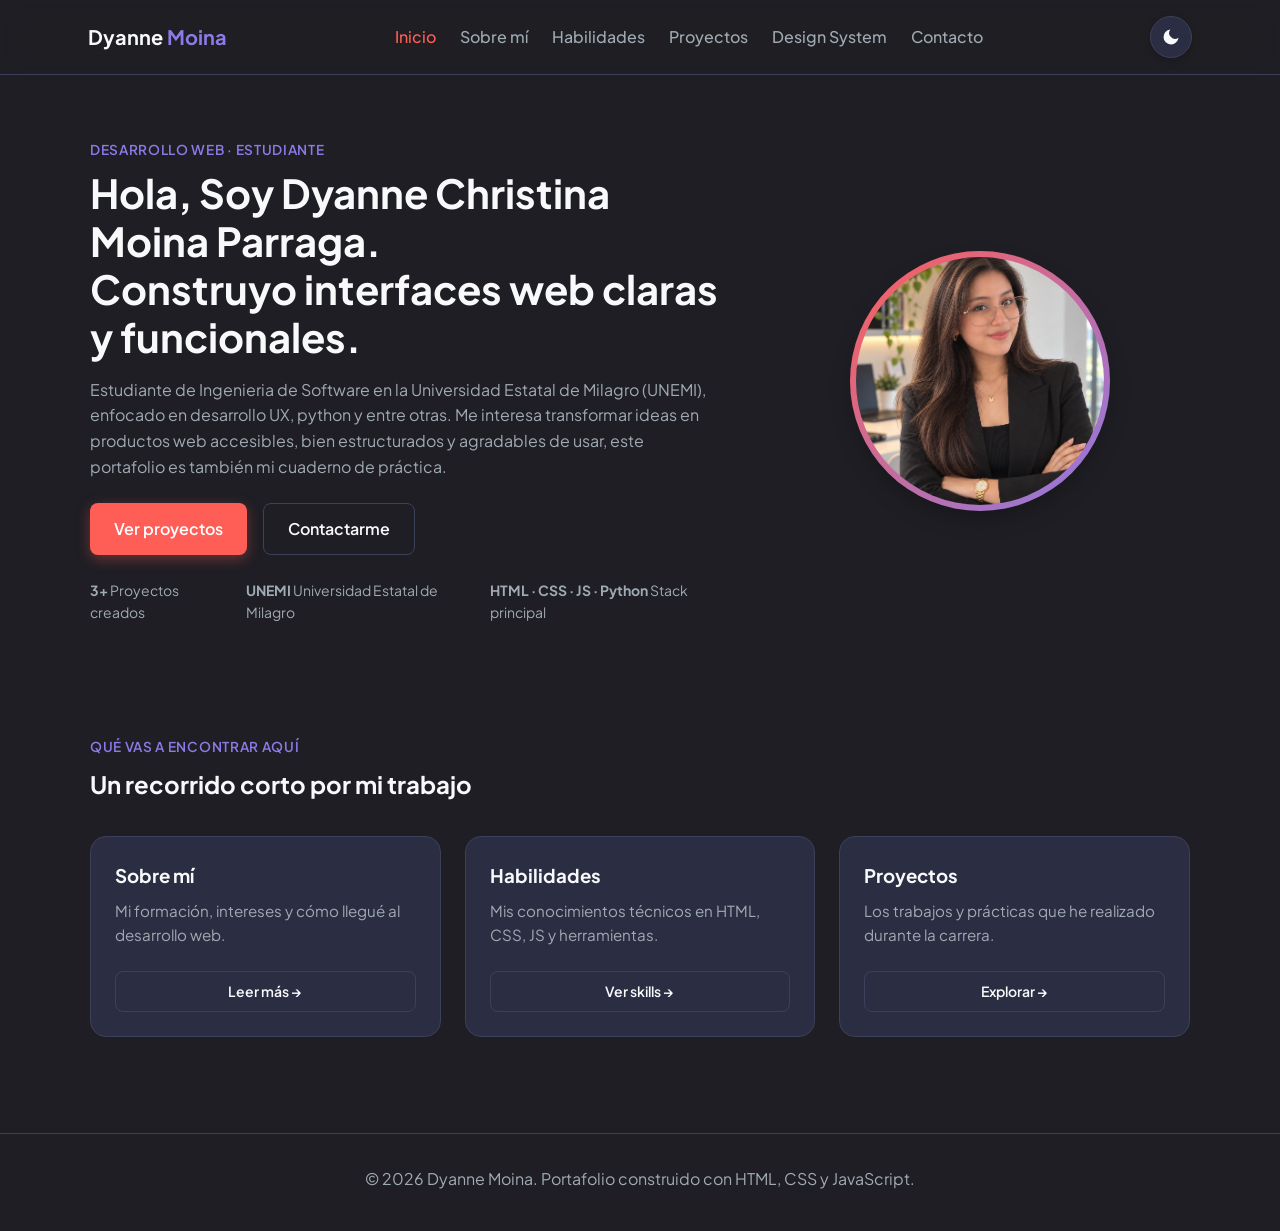
<file: index.html>
<!DOCTYPE html>
<html lang="es">
<head>
    <meta charset="UTF-8">
    <meta name="viewport" content="width=device-width, initial-scale=1.0">
    <title>Dyanne Moina - Portafolio de Desarrollo Web</title>
    <meta name="description" content="Portafolio profesional de Dyanne Moina, estudiante de desarrollo web. Proyectos, habilidades y contacto." />
    <link rel="preconnect" href="https://fonts.gstatic.com" crossorigin />
    <link href="https://fonts.googleapis.com/css2?family=Inter:wght@400;500;600&family=Plus+Jakarta+Sans:wght@600;700;800&display=swap" rel="stylesheet" />
    <link rel="stylesheet" href="css/styles.css" />
    <link rel="icon" type="image/svg+xml" href="../assest/icons/favicon.svg"></head>
<body>
  <!-- ===== HEADER ===== -->
  <header class="site-header">
    <nav class="navbar" aria-label="Navegación principal">
      <a href="index.html" class="navbar__brand">Dyanne <span>Moina</span></a>

      <button class="nav-toggle" data-nav-toggle aria-label="Abrir menú" aria-expanded="false">
      <span></span><span></span><span></span>
      </button>
      <!-- ===Menu principal - portafolio=== -->
      <ul class="navbar__links" data-nav-links>
        <li><a href="index.html" aria-current="page">Inicio</a></li>
        <li><a href="pages/sobre_mi.html">Sobre mí</a></li>
        <li><a href="pages/habilidades.html">Habilidades</a></li>
        <li><a href="pages/proyectos.html">Proyectos</a></li>
        <li><a href="pages/design-system.html">Design System</a></li>
        <li><a href="pages/contacto.html">Contacto</a></li>
      </ul>

      <div class="navbar__actions">
        <button class="theme-toggle" data-theme-toggle aria-label="Cambiar tema">
          <svg class="icon icon-sun" viewBox="0 0 24 24" fill="none" stroke="currentColor" stroke-width="2" stroke-linecap="round" stroke-linejoin="round" aria-hidden="true">
            <circle cx="12" cy="12" r="4"></circle>
            <line x1="12" y1="2" x2="12" y2="4"></line>
            <line x1="12" y1="20" x2="12" y2="22"></line>
            <line x1="4.22" y1="4.22" x2="5.64" y2="5.64"></line>
            <line x1="18.36" y1="18.36" x2="19.78" y2="19.78"></line>
            <line x1="2" y1="12" x2="4" y2="12"></line>
            <line x1="20" y1="12" x2="22" y2="12"></line>
            <line x1="4.22" y1="19.78" x2="5.64" y2="18.36"></line>
            <line x1="18.36" y1="5.64" x2="19.78" y2="4.22"></line>
          </svg>
          <svg class="icon icon-moon" viewBox="0 0 24 24" fill="currentColor" aria-hidden="true">
            <path d="M21 12.79A9 9 0 1 1 11.21 3 7 7 0 0 0 21 12.79Z"></path>
          </svg>
        </button>
      </div>
    </nav>
  </header>

  <main>
    <!-- ===== HERO / PRESENTACIÓN ===== -->
    <section class="hero container" aria-labelledby="hero-title">
      <div class="hero__content">
        <p class="eyebrow">Desarrollo Web · Estudiante</p>
        <h1 id="hero-title">Hola, Soy Dyanne Christina Moina Parraga.<br />Construyo interfaces web claras y funcionales.</h1>
        <p class="text-muted">
          Estudiante de Ingenieria de Software en la Universidad Estatal de Milagro (UNEMI), enfocado en desarrollo
          UX, python y entre otras. Me interesa transformar ideas en productos web accesibles, bien estructurados y
          agradables de usar, este portafolio es también mi cuaderno de práctica.
        </p>

        <div class="hero__actions">
          <a href="pages/proyectos.html" class="btn btn--primary">Ver proyectos</a>
          <a href="pages/contacto.html" class="btn btn--secondary">Contactarme</a>
        </div>
        
        <!--  Informacion Rapida -->
        <div class="hero__meta">
          <div>
            <strong>3+</strong>
            <span>Proyectos creados</span>
          </div>
          <div>
            <strong>UNEMI</strong>
            <span>Universidad Estatal de Milagro</span>
          </div>
          <div>
            <strong>HTML · CSS · JS · Python</strong>
            <span>Stack principal</span>
          </div>
        </div>
      </div>

      <figure class="hero__figure">
        <div class="avatar-ring">
          <img
            src="assest/image/my_photo.png"
            alt="Foto de Dyanne Moina"
            class="avatar-photo"
          />
        </div>
      </figure>
    </section>

    <!-- ===== RESUMEN RÁPIDO ===== -->
    <section class="section container">
      <div class="section-title">
        <p class="eyebrow">Qué vas a encontrar aquí</p>
        <h2>Un recorrido corto por mi trabajo</h2>
      </div>

      <div class="cards-grid">
        <!-- Tarjeta 1: Sobre mí -->
        <article class="card">
          <div>
          <h3>Sobre mí</h3>
          <p>Mi formación, intereses y cómo llegué al desarrollo web.</p>
          </div>
          <a href="pages/sobre_mi.html" class="btn btn--secondary btn--sm">Leer más →</a>
        </article>

        <!-- Tarjeta 2: Habilidades -->
        <article class="card">
          <div>
            <h3>Habilidades</h3>
            <p>Mis conocimientos técnicos en HTML, CSS, JS y herramientas.</p>
          </div>
          <a href="pages/habilidades.html" class="btn btn--secondary btn--sm">Ver skills →</a>
        </article>

      <!-- Tarjeta 3: Proyectos -->
        <article class="card">
          <div>
            <h3>Proyectos</h3>
            <p>Los trabajos y prácticas que he realizado durante la carrera.</p>
          </div>
          <a href="pages/proyectos.html" class="btn btn--secondary btn--sm">Explorar →</a>
        </article>
      </div>
    </section>
  </main>

<!-- ===== FOOTER ===== -->
  <footer class="site-footer">
    <div class="container">
      <p>© 2026 Dyanne Moina. Portafolio construido con HTML, CSS y JavaScript.</p>
    </div>
  </footer>

  <button class="back-to-top" data-back-to-top aria-label="Volver arriba">
    <svg
      viewBox="0 0 24 24"
      fill="none"
      stroke="currentColor"
      stroke-width="2.2"
      stroke-linecap="round"
      stroke-linejoin="round"
      aria-hidden="true"
    >
      <polyline points="6 15 12 9 18 15"></polyline>
    </svg>
  </button>
  <script src="js/script.js"></script>
</body>
</html>
</file>
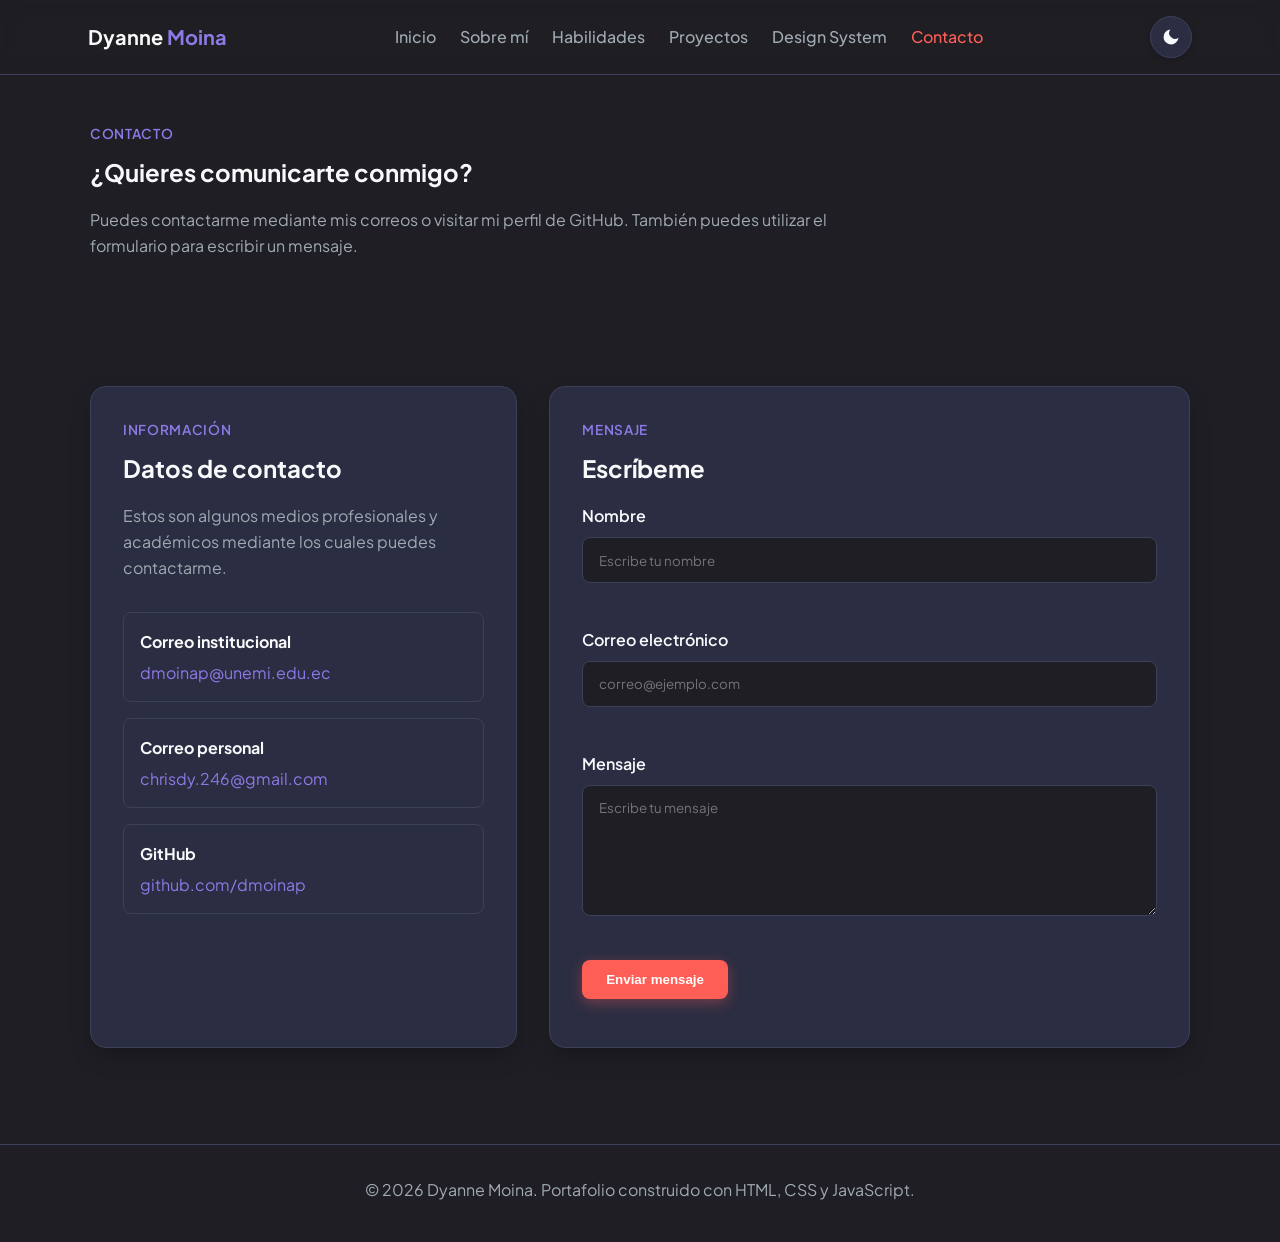
<file: pages/contacto.html>
<!DOCTYPE html>
<html lang="es">
<head>
    <meta charset="UTF-8">
    <meta name="viewport" content="width=device-width, initial-scale=1.0">
    <title>Contacto - Dyanne Moina</title>
    <meta name="description" content="Información de contacto profesional de Dyanne Moina.">
    <link rel="preconnect" href="https://fonts.gstatic.com" crossorigin>
    <link href="https://fonts.googleapis.com/css2?family=Inter:wght@400;500;600&family=Plus+Jakarta+Sans:wght@600;700;800&display=swap" rel="stylesheet" />
    <link rel="stylesheet" href="../css/styles.css" />
    <link rel="icon" type="image/svg+xml" href="../assest/icons/favicon.svg"></head>
</head>
<body>
    <!-- ===== HEADER ===== -->
    <header class="site-header">
        <nav class="navbar" aria-label="Navegación principal">
            <a href="../index.html" class="navbar__brand">Dyanne <span>Moina</span></a>
            
            <button class="nav-toggle" data-nav-toggle aria-label="Abrir menú" aria-expanded="false">
                <span></span><span></span><span></span>
            </button>
            
            <ul class="navbar__links" data-nav-links>
                <li><a href="../index.html">Inicio</a></li>
                <li><a href="sobre_mi.html">Sobre mí</a></li>
                <li><a href="habilidades.html">Habilidades</a></li>
                <li><a href="proyectos.html">Proyectos</a></li>
                <li><a href="design-system.html">Design System</a></li>
                <li><a href="contacto.html" aria-current="page">Contacto</a></li>
            </ul>

            <div class="navbar__actions">
                <button class="theme-toggle" data-theme-toggle aria-label="Cambiar tema">
                <svg class="icon icon-sun" viewBox="0 0 24 24" fill="none" stroke="currentColor" stroke-width="2" stroke-linecap="round" stroke-linejoin="round" aria-hidden="true">
                    <circle cx="12" cy="12" r="4"></circle>
                    <line x1="12" y1="2" x2="12" y2="4"></line>
                    <line x1="12" y1="20" x2="12" y2="22"></line>
                    <line x1="4.22" y1="4.22" x2="5.64" y2="5.64"></line>
                    <line x1="18.36" y1="18.36" x2="19.78" y2="19.78"></line>
                    <line x1="2" y1="12" x2="4" y2="12"></line>
                    <line x1="20" y1="12" x2="22" y2="12"></line>
                    <line x1="4.22" y1="19.78" x2="5.64" y2="18.36"></line>
                    <line x1="18.36" y1="5.64" x2="19.78" y2="4.22"></line>
                </svg>
                <svg class="icon icon-moon" viewBox="0 0 24 24" fill="currentColor" aria-hidden="true">
                    <path d="M21 12.79A9 9 0 1 1 11.21 3 7 7 0 0 0 21 12.79Z"></path>
                </svg>
                </button>
            </div>
        </nav>
    </header>

    <main>
        <!-- ===== PRESENTACIÓN ===== -->
        <section class="section container" aria-labelledby="contact-title">
            <div class="section-title">
                <p class="eyebrow">Contacto</p>
                <h1 id="contact-title">
                    ¿Quieres comunicarte conmigo?
                </h1>
                <p class="contact-intro">
                    Puedes contactarme mediante mis correos o visitar mi
                    perfil de GitHub. También puedes utilizar el formulario
                    para escribir un mensaje.
                </p>
            </div>
        </section>

        <!-- ===== CONTENIDO ===== -->
        <section class="section container">
            <div class="contact-grid">
                <!-- ===== INFORMACIÓN ===== -->
                <article class="contact-info">
                    <p class="eyebrow">
                        Información
                    </p>
                    <h2>
                        Datos de contacto
                    </h2>
                    <p class="text-muted">
                        Estos son algunos medios profesionales y académicos
                        mediante los cuales puedes contactarme.
                    </p>

                    <div class="contact-list">
                        <article class="contact-item">
                            <h3>
                                Correo institucional
                            </h3>
                            <a href="mailto:dmoinap@unemi.edu.ec">
                                dmoinap@unemi.edu.ec
                            </a>
                        </article>

                        <article class="contact-item">
                            <h3>
                                Correo personal
                            </h3>
                            <a href="mailto:chrisdy.246@gmail.com">
                                chrisdy.246@gmail.com
                            </a>
                        </article>

                        <article class="contact-item">
                            <h3>
                                GitHub
                            </h3>
                            <a
                                href="https://github.com/dmoinap"
                                target="_blank"
                                rel="noopener noreferrer"
                            >
                                github.com/dmoinap
                            </a>
                        </article>
                    </div>
                </article>

                <!-- ===== FORMULARIO ===== -->
                <article class="contact-form-wrapper">

                    <p class="eyebrow">
                        Mensaje
                    </p>
                    <h2>
                        Escríbeme
                    </h2>
                    <form
                        class="contact-form"
                        data-contact-form
                        novalidate>
                        <div class="form-group">
                            <label for="name">
                                Nombre
                            </label>
                            <input
                                type="text"
                                id="name"
                                name="name"
                                placeholder="Escribe tu nombre"
                                required>
                            <small
                                class="form-error"
                                data-error="name"
                            ></small>
                        </div>

                        <div class="form-group">
                            <label for="email">
                                Correo electrónico
                            </label>
                            <input
                                type="email"
                                id="email"
                                name="email"
                                placeholder="correo@ejemplo.com"
                                required>
                            <small
                                class="form-error"
                                data-error="email"
                            ></small>
                        </div>

                        <div class="form-group">
                            <label for="message">
                                Mensaje
                            </label>
                            <textarea
                                id="message"
                                name="message"
                                rows="6"
                                placeholder="Escribe tu mensaje"
                                required
                            ></textarea>
                            <small
                                class="form-error"
                                data-error="message"
                            ></small>
                        </div>
                        <button
                            type="submit"
                            class="btn btn--primary">
                            Enviar mensaje
                        </button>
                        <p
                            class="form-status"
                            data-form-status
                            aria-live="polite"
                        ></p>
                    </form>
                </article>
            </div>
        </section>
    </main>

    <!-- ===== FOOTER ===== -->
    <footer class="site-footer">
        <div class="container">
            <p>© 2026 Dyanne Moina. Portafolio construido con HTML, CSS y JavaScript.</p>
        </div>
    </footer>
    
    <button class="back-to-top" data-back-to-top aria-label="Volver arriba">
        <svg
            viewBox="0 0 24 24"
            fill="none"
            stroke="currentColor"
            stroke-width="2.2"
            stroke-linecap="round"
            stroke-linejoin="round"
            aria-hidden="true"
        >
            <polyline points="6 15 12 9 18 15"></polyline>
        </svg>
    </button>    
    <script src="../js/script.js"></script>
</body>
</html>
</file>
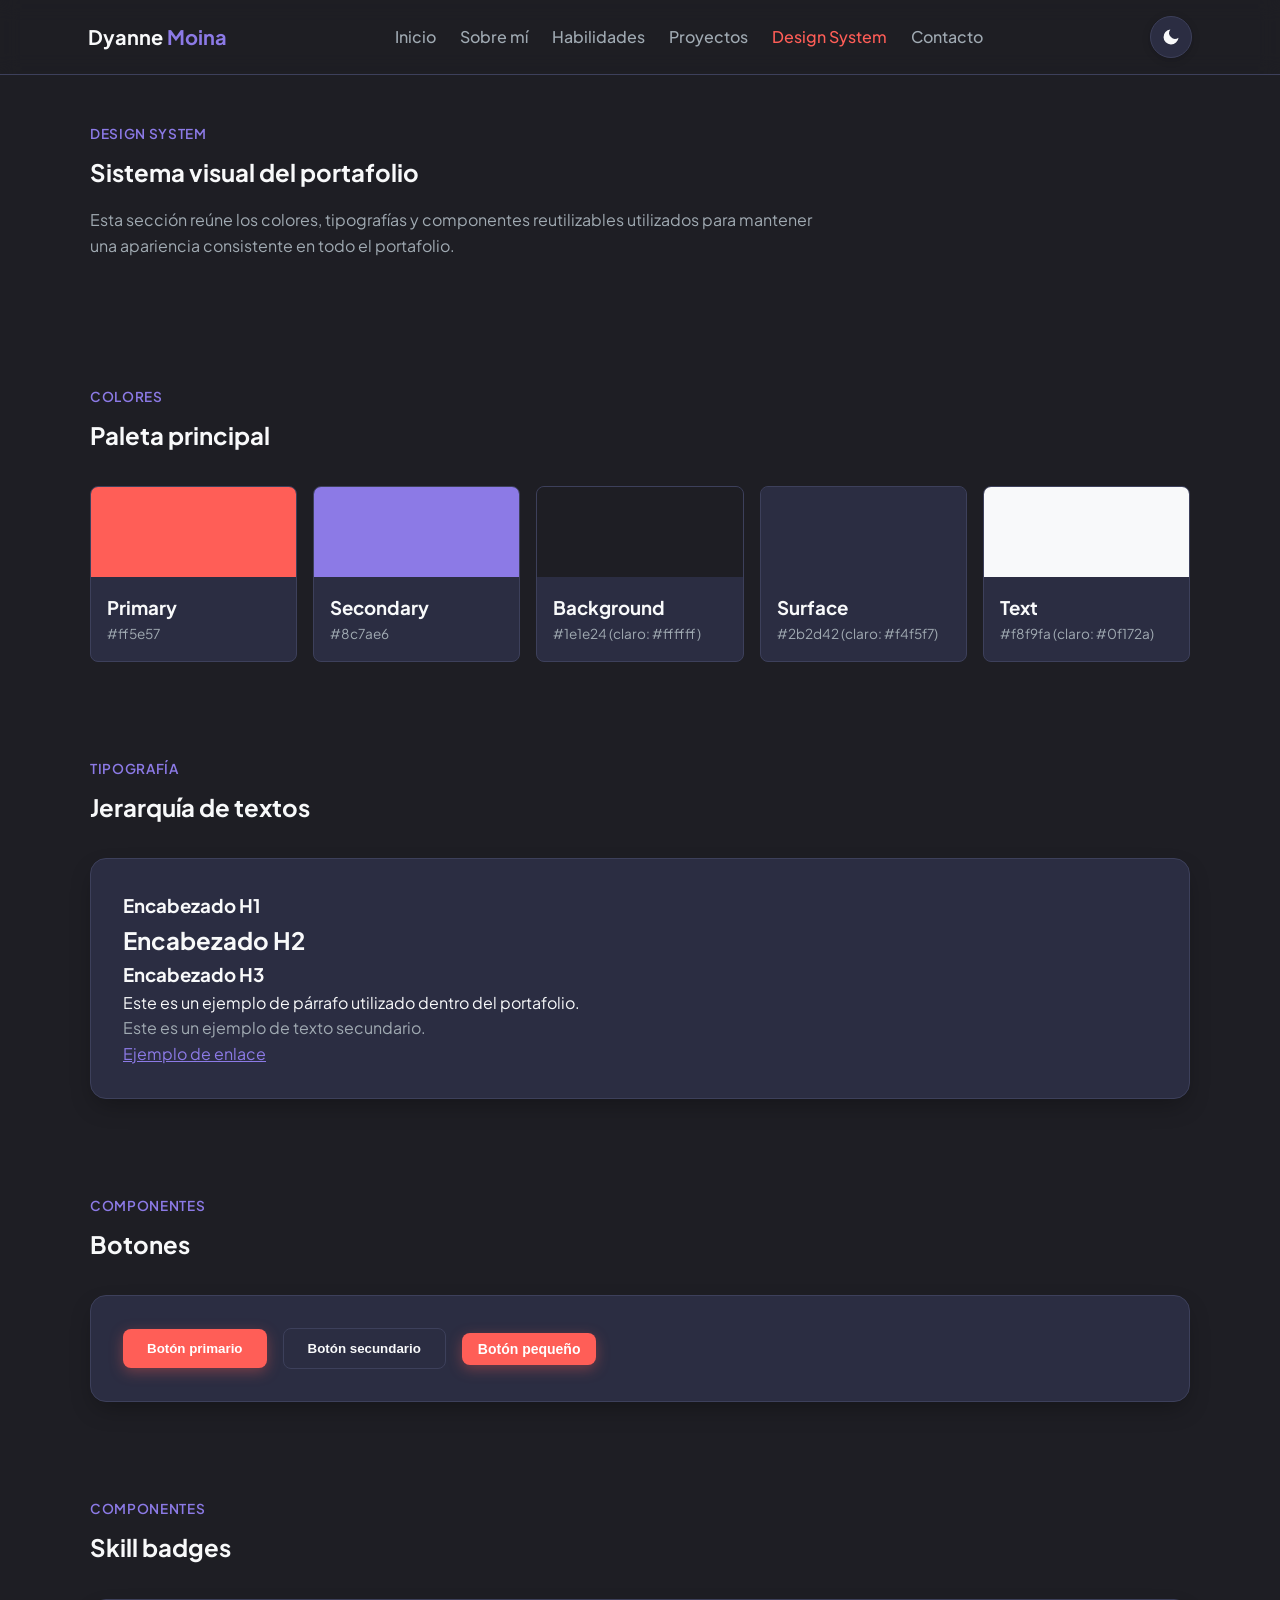
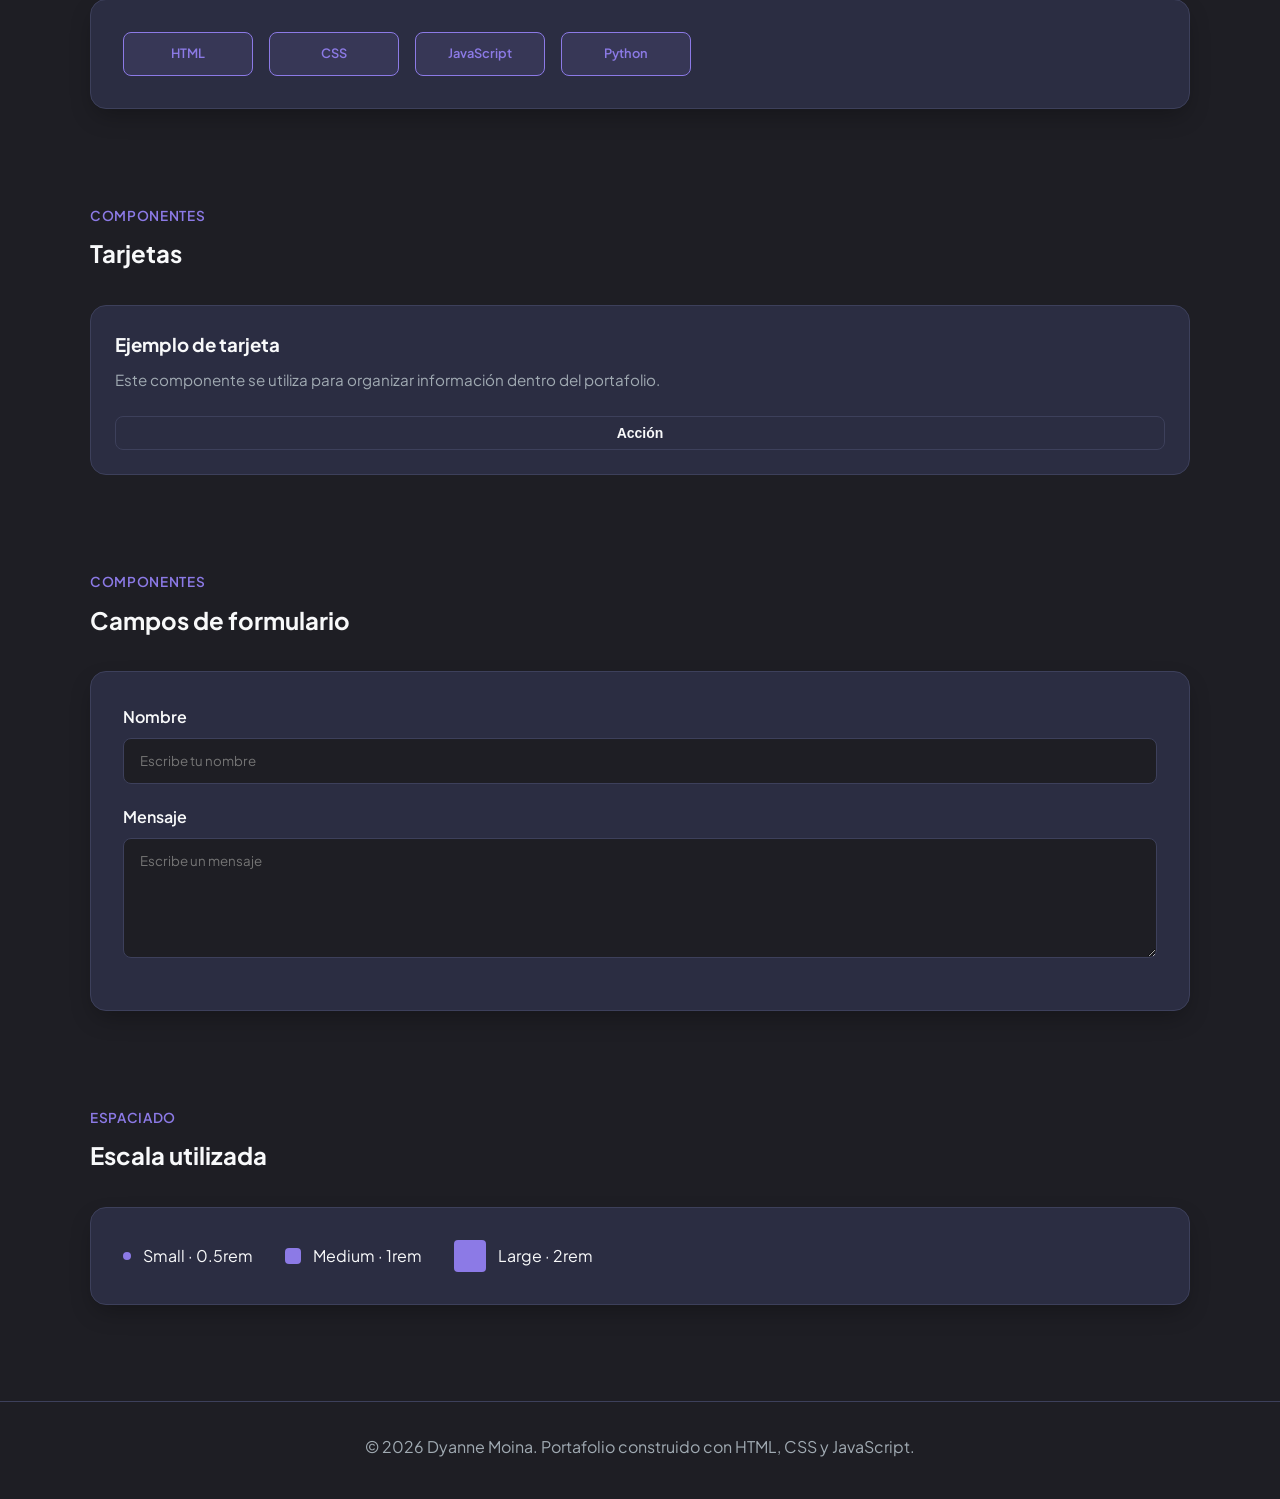
<file: pages/design-system.html>
<!DOCTYPE html>
<html lang="es">
<head>
    <meta charset="UTF-8">
    <meta name="viewport" content="width=device-width, initial-scale=1.0">
    <title>Design System - Dyanne Moina</title>
    <meta name="description" content="Sistema visual y componentes reutilizables del portafolio de Dyanne Moina." />
    <link rel="preconnect" href="https://fonts.gstatic.com" crossorigin>
    <link href="https://fonts.googleapis.com/css2?family=Inter:wght@400;500;600&family=Plus+Jakarta+Sans:wght@600;700;800&display=swap" rel="stylesheet" />
    <link rel="stylesheet" href="../css/styles.css" />
    <link rel="icon" type="image/svg+xml" href="../assest/icons/favicon.svg"></head>
</head>
<body>
    <!-- ===== HEADER ===== -->
    <header class="site-header">
        <nav class="navbar" aria-label="Navegación principal">
            <a href="../index.html" class="navbar__brand">Dyanne <span>Moina</span></a>
            
            <button class="nav-toggle" data-nav-toggle aria-label="Abrir menú" aria-expanded="false">
                <span></span><span></span><span></span>
            </button>
            
            <ul class="navbar__links" data-nav-links>
                <li><a href="../index.html">Inicio</a></li>
                <li><a href="sobre_mi.html">Sobre mí</a></li>
                <li><a href="habilidades.html">Habilidades</a></li>
                <li><a href="proyectos.html" >Proyectos</a></li>
                <li><a href="design-system.html" aria-current="page">Design System</a></li>
                <li><a href="contacto.html">Contacto</a></li>
            </ul>

            <div class="navbar__actions">
                <button class="theme-toggle" data-theme-toggle aria-label="Cambiar tema">
                <svg class="icon icon-sun" viewBox="0 0 24 24" fill="none" stroke="currentColor" stroke-width="2" stroke-linecap="round" stroke-linejoin="round" aria-hidden="true">
                    <circle cx="12" cy="12" r="4"></circle>
                    <line x1="12" y1="2" x2="12" y2="4"></line>
                    <line x1="12" y1="20" x2="12" y2="22"></line>
                    <line x1="4.22" y1="4.22" x2="5.64" y2="5.64"></line>
                    <line x1="18.36" y1="18.36" x2="19.78" y2="19.78"></line>
                    <line x1="2" y1="12" x2="4" y2="12"></line>
                    <line x1="20" y1="12" x2="22" y2="12"></line>
                    <line x1="4.22" y1="19.78" x2="5.64" y2="18.36"></line>
                    <line x1="18.36" y1="5.64" x2="19.78" y2="4.22"></line>
                </svg>
                <svg class="icon icon-moon" viewBox="0 0 24 24" fill="currentColor" aria-hidden="true">
                    <path d="M21 12.79A9 9 0 1 1 11.21 3 7 7 0 0 0 21 12.79Z"></path>
                </svg>
                </button>
            </div>
        </nav>
    </header>
    
    <main>
        <!-- ===== INTRODUCCIÓN ===== -->
        <section class="section container">
            <div class="section-title">
                <p class="eyebrow">
                    Design System
                </p>
                <h1>
                    Sistema visual del portafolio
                </h1>
                <p class="design-intro">
                    Esta sección reúne los colores, tipografías y componentes
                    reutilizables utilizados para mantener una apariencia
                    consistente en todo el portafolio.
                </p>
            </div>
        </section>


        <!-- ===== COLORES ===== -->
        <section class="section container">
            <div class="section-title">
                <p class="eyebrow">Colores</p>
                <h2>Paleta principal</h2>
            </div>

            <div class="color-grid">
                <article class="color-card">
                    <div class="color-preview color-preview--primary"></div>

                    <div>
                        <h3>Primary</h3>
                        <p>#ff5e57</p>
                    </div>
                </article>

                <article class="color-card">
                    <div class="color-preview color-preview--secondary"></div>
                    <div>
                        <h3>Secondary</h3>
                        <p>#8c7ae6</p>
                    </div>
                </article>

                <article class="color-card">
                    <div class="color-preview color-preview--background"></div>
                    <div>
                        <h3>Background</h3>
                        <p>#1e1e24 <span class="text-muted">(claro: #ffffff)</span></p>
                    </div>
                </article>

                <article class="color-card">
                    <div class="color-preview color-preview--surface"></div>
                    <div>
                        <h3>Surface</h3>
                        <p>#2b2d42 <span class="text-muted">(claro: #f4f5f7)</span></p>
                    </div>
                </article>

                <article class="color-card">
                    <div class="color-preview color-preview--text"></div>
                    <div>
                        <h3>Text</h3>
                        <p>#f8f9fa <span class="text-muted">(claro: #0f172a)</span></p>
                    </div>
                </article>
            </div>
        </section>

        <!-- ===== TIPOGRAFÍA ===== -->
        <section class="section container">
            <div class="section-title">
                <p class="eyebrow">Tipografía</p>
                <h2>Jerarquía de textos</h2>
            </div>

            <article class="design-panel">
                <h1>Encabezado H1</h1>
                <h2>Encabezado H2</h2>
                <h3>Encabezado H3</h3>
                <p>
                    Este es un ejemplo de párrafo utilizado
                    dentro del portafolio.
                </p>
                <p class="text-muted">
                    Este es un ejemplo de texto secundario.
                </p>
                <span class="demo-link">
                    Ejemplo de enlace
                </span>
            </article>
        </section>

        <!-- ===== BOTONES ===== -->
        <section class="section container">
            <div class="section-title">
                <p class="eyebrow">Componentes</p>
                <h2>Botones</h2>
            </div>

            <article class="design-panel">
                <div class="design-components">
                    <button class="btn btn--primary">
                        Botón primario
                    </button>
                    <button class="btn btn--secondary">
                        Botón secundario
                    </button>
                    <button class="btn btn--primary btn--sm">
                        Botón pequeño
                    </button>
                </div>
            </article>
        </section>

        <!-- ===== SKILL BADGE ===== -->
        <section class="section container">
            <div class="section-title">
                <p class="eyebrow">Componentes</p>
                <h2>Skill badges</h2>
            </div>

            <article class="design-panel">
                <div class="design-components">
                    <span class="skill-badge">
                        HTML
                    </span>
                    <span class="skill-badge">
                        CSS
                    </span>
                    <span class="skill-badge">
                        JavaScript
                    </span>
                    <span class="skill-badge">
                        Python
                    </span>
                </div>
            </article>
        </section>

        <!-- ===== TARJETAS ===== -->
        <section class="section container">
            <div class="section-title">
                <p class="eyebrow">Componentes</p>
                <h2>Tarjetas</h2>
            </div>

            <div class="cards-grid">
                <article class="card">
                    <h3>Ejemplo de tarjeta</h3>
                    <p>
                        Este componente se utiliza para organizar
                        información dentro del portafolio.
                    </p>
                    <button type="button" class="btn btn--secondary btn--sm">
                        Acción
                    </button>
                </article>
            </div>
        </section>

        <!-- ===== FORMULARIOS ===== -->
        <section class="section container">

            <div class="section-title">
                <p class="eyebrow">Componentes</p>
                <h2>Campos de formulario</h2>
            </div>

            <article class="design-panel">
                <div class="form-group">
                    <label for="demo-name">
                        Nombre
                    </label>
                    <input
                        type="text"
                        id="demo-name"
                        placeholder="Escribe tu nombre">
                </div>

                <div class="form-group">
                    <label for="demo-message">
                        Mensaje
                    </label>
                    <textarea
                        id="demo-message"
                        rows="4"
                        placeholder="Escribe un mensaje"
                    ></textarea>
                </div>
            </article>
        </section>

        <!-- ===== ESPACIADO ===== -->
        <section class="section container">
            <div class="section-title">
                <p class="eyebrow">Espaciado</p>
                <h2>Escala utilizada</h2>
            </div>

            <article class="design-panel">
                <div class="spacing-demo">
                    <div>
                        <span class="spacing-box spacing-box--sm"></span>
                        <p>Small · 0.5rem</p>
                    </div>
                    <div>
                        <span class="spacing-box spacing-box--md"></span>
                        <p>Medium · 1rem</p>
                    </div>
                    <div>
                        <span class="spacing-box spacing-box--lg"></span>
                        <p>Large · 2rem</p>
                    </div>
                </div>
            </article>
        </section>
    </main>

    <!-- ===== FOOTER ===== -->
    <footer class="site-footer">
        <div class="container">
            <p>© 2026 Dyanne Moina. Portafolio construido con HTML, CSS y JavaScript.</p>
        </div>
    </footer>
    
    <button class="back-to-top" data-back-to-top aria-label="Volver arriba">
        <svg
            viewBox="0 0 24 24"
            fill="none"
            stroke="currentColor"
            stroke-width="2.2"
            stroke-linecap="round"
            stroke-linejoin="round"
            aria-hidden="true"
        >
            <polyline points="6 15 12 9 18 15"></polyline>
        </svg>
    </button>    
    <script src="../js/script.js"></script>
</body>
</html>
</file>
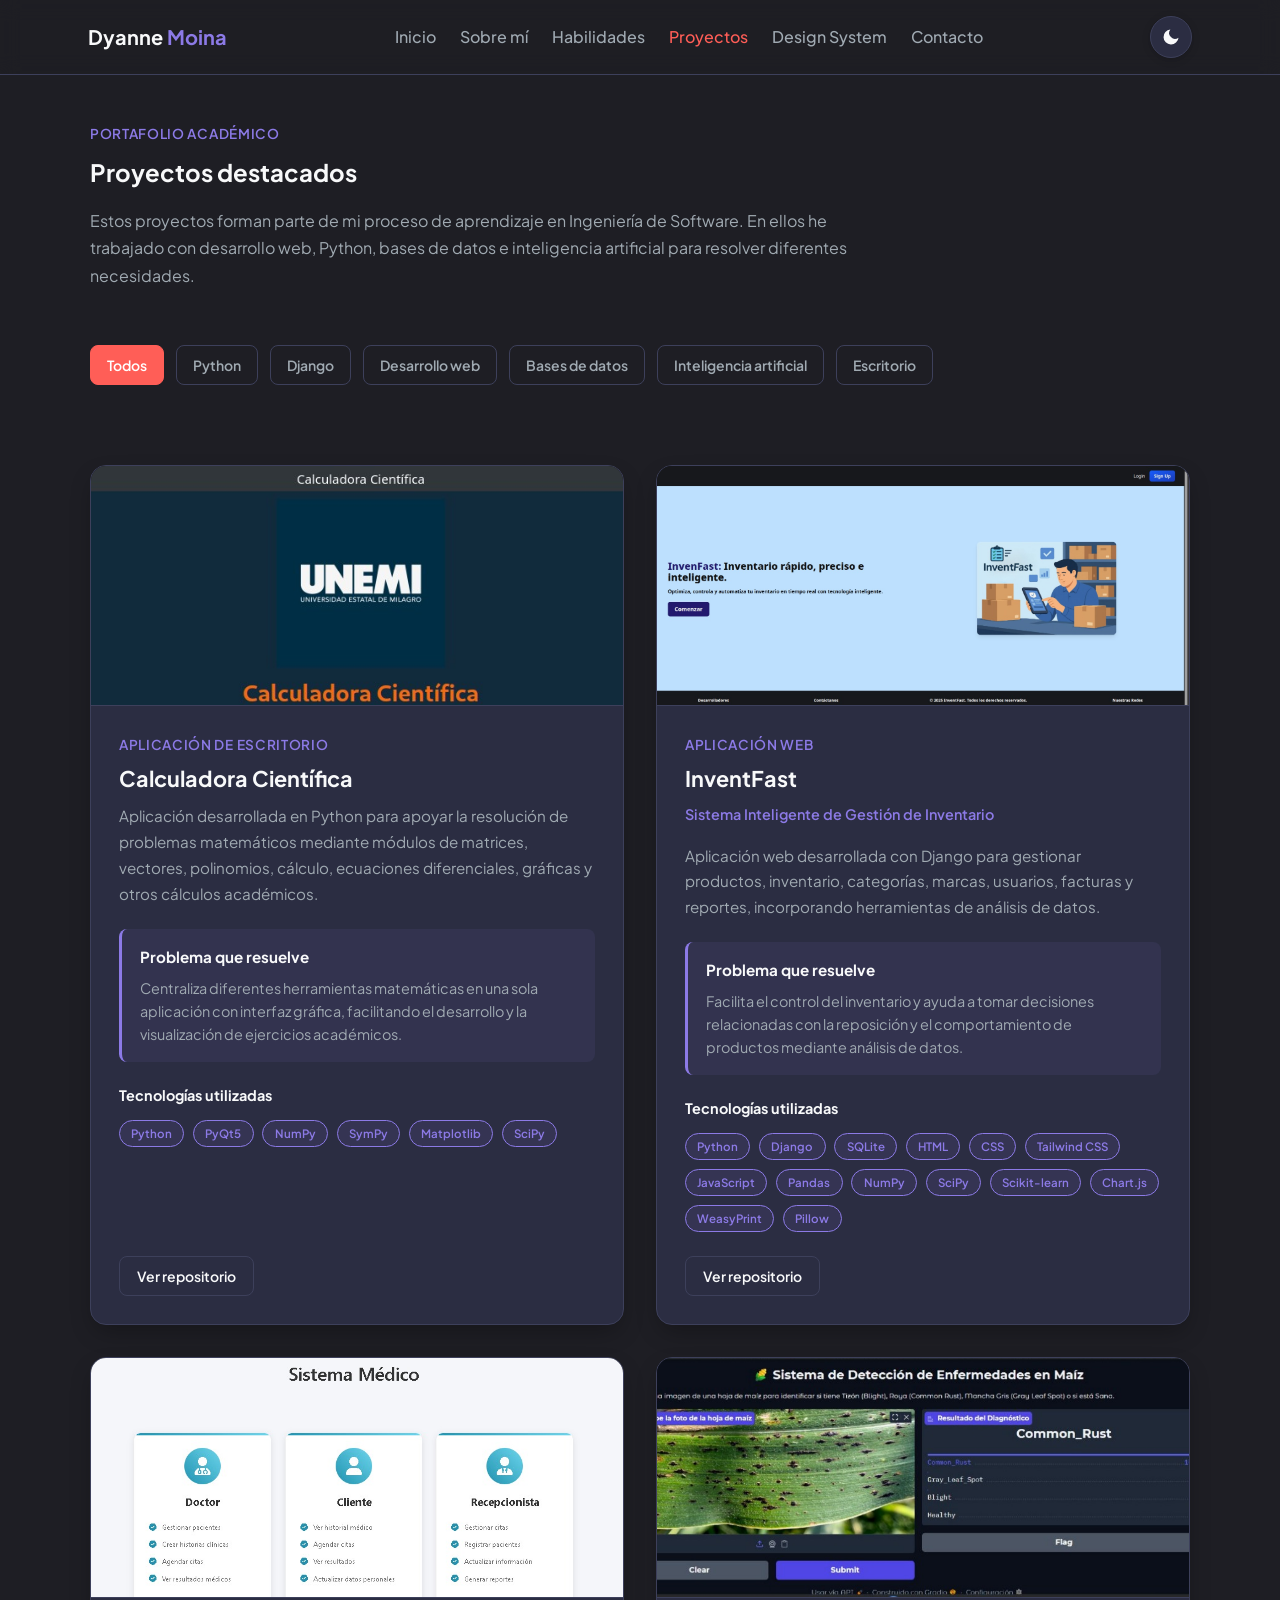
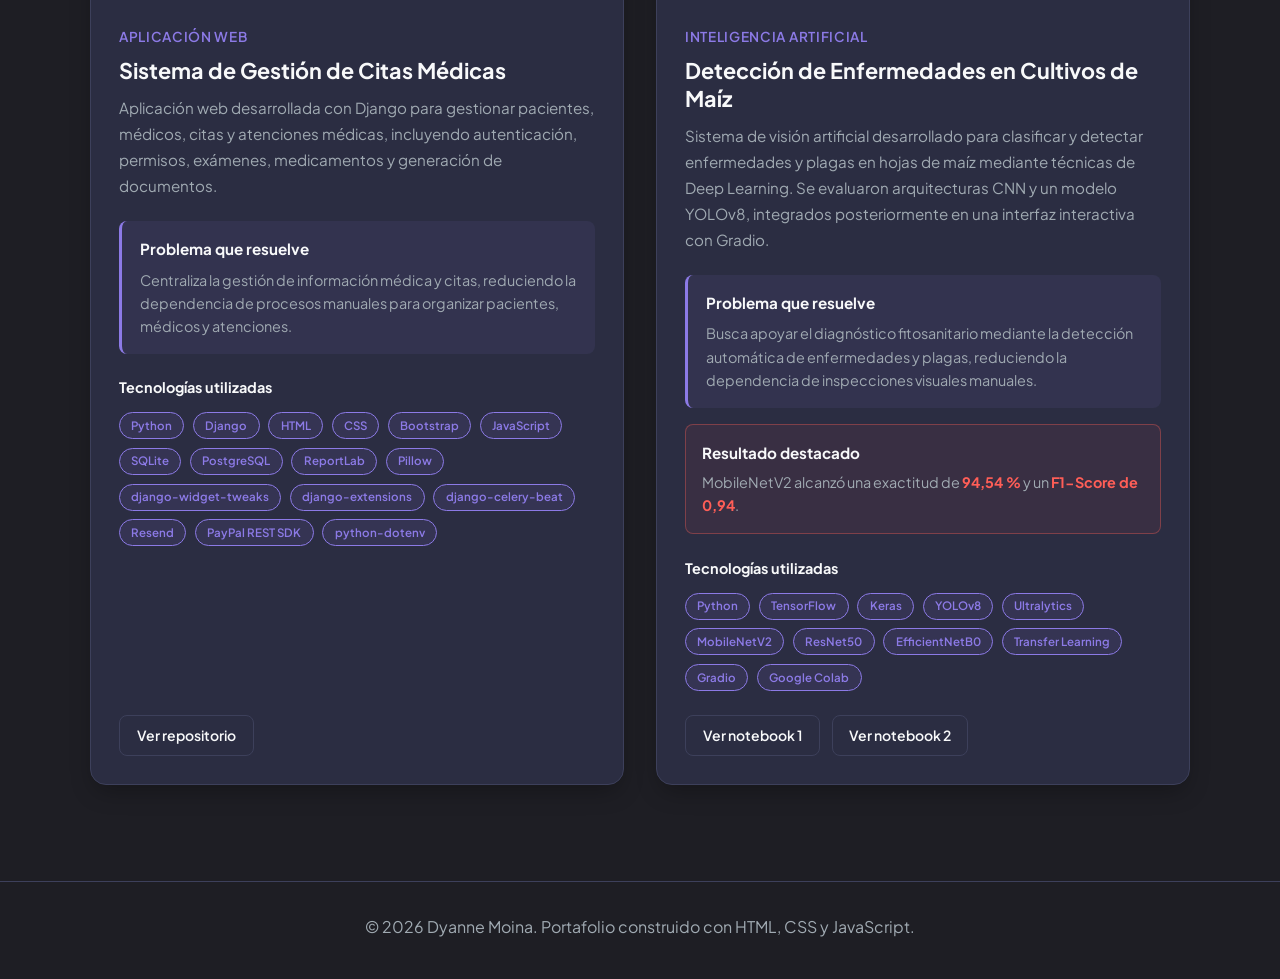
<file: pages/proyectos.html>
<!DOCTYPE html>
<html lang="es">
<head>
    <meta charset="UTF-8">
    <meta name="viewport" content="width=device-width, initial-scale=1.0">
    <title>Proyectos - Dyanne Moina</title>
    <meta name="description" content="Proyectos académicos y personales desarrollados por Dyanne Moina." />
    <link rel="preconnect" href="https://fonts.gstatic.com" crossorigin>
    <link href="https://fonts.googleapis.com/css2?family=Inter:wght@400;500;600&family=Plus+Jakarta+Sans:wght@600;700;800&display=swap" rel="stylesheet" />
    <link rel="stylesheet" href="../css/styles.css" />
    <link rel="icon" type="image/svg+xml" href="../assest/icons/favicon.svg"></head>

</head>
<body>
    <!-- ===== HEADER ===== -->
    <header class="site-header">
        <nav class="navbar" aria-label="Navegación principal">
            <a href="../index.html" class="navbar__brand">Dyanne <span>Moina</span></a>
            
            <button class="nav-toggle" data-nav-toggle aria-label="Abrir menú" aria-expanded="false">
                <span></span><span></span><span></span>
            </button>
            
            <ul class="navbar__links" data-nav-links>
                <li><a href="../index.html">Inicio</a></li>
                <li><a href="sobre_mi.html">Sobre mí</a></li>
                <li><a href="habilidades.html">Habilidades</a></li>
                <li><a href="proyectos.html" aria-current="page">Proyectos</a></li>
                <li><a href="design-system.html">Design System</a></li>
                <li><a href="contacto.html">Contacto</a></li>
            </ul>

            <div class="navbar__actions">
                <button class="theme-toggle" data-theme-toggle aria-label="Cambiar tema">
                <svg class="icon icon-sun" viewBox="0 0 24 24" fill="none" stroke="currentColor" stroke-width="2" stroke-linecap="round" stroke-linejoin="round" aria-hidden="true">
                    <circle cx="12" cy="12" r="4"></circle>
                    <line x1="12" y1="2" x2="12" y2="4"></line>
                    <line x1="12" y1="20" x2="12" y2="22"></line>
                    <line x1="4.22" y1="4.22" x2="5.64" y2="5.64"></line>
                    <line x1="18.36" y1="18.36" x2="19.78" y2="19.78"></line>
                    <line x1="2" y1="12" x2="4" y2="12"></line>
                    <line x1="20" y1="12" x2="22" y2="12"></line>
                    <line x1="4.22" y1="19.78" x2="5.64" y2="18.36"></line>
                    <line x1="18.36" y1="5.64" x2="19.78" y2="4.22"></line>
                </svg>
                <svg class="icon icon-moon" viewBox="0 0 24 24" fill="currentColor" aria-hidden="true">
                    <path d="M21 12.79A9 9 0 1 1 11.21 3 7 7 0 0 0 21 12.79Z"></path>
                </svg>
                </button>
            </div>
        </nav>
    </header>

    <main>
        <!-- ===== PRESENTACIÓN ===== -->
        <section class="section container projects-header"  aria-labelledby="projects-title">
            <div class="section-title">
                <p class="eyebrow">
                    Portafolio académico
                </p>
                <h1 id="projects-title">
                    Proyectos destacados
                </h1>
                <p class="projects-intro">
                    Estos proyectos forman parte de mi proceso de aprendizaje
                    en Ingeniería de Software. En ellos he trabajado con
                    desarrollo web, Python, bases de datos e inteligencia
                    artificial para resolver diferentes necesidades.
                </p>
            </div>
        </section>

        <!-- ===== FILTROS ===== -->
        <section class="projects-filter-section container">
            <div
                class="project-filters" aria-label="Filtrar proyectos">
                <button
                    class="filter-btn active"
                    data-filter="all">
                    Todos
                </button>
                <button
                    class="filter-btn"
                    data-filter="python">
                    Python
                </button>
                <button
                    class="filter-btn"
                    data-filter="django">
                    Django
                </button>
                <button
                    class="filter-btn"
                    data-filter="web">
                    Desarrollo web
                </button>
                <button
                    class="filter-btn"
                    data-filter="database"
                >
                    Bases de datos
                </button>
                <button
                    class="filter-btn"
                    data-filter="ai">
                    Inteligencia artificial
                </button>
                <button
                    class="filter-btn"
                    data-filter="desktop">
                    Escritorio
                </button>
            </div>
        </section>

        <!-- ===== LISTA DE PROYECTOS ===== -->
        <section class="section container">
            <div class="projects-grid">
                <!-- ==========================================
                    PROYECTO 1 - CALCULADORA CIENTÍFICA
                =========================================== -->
                <article class="project-card" data-category="python desktop">
                    <figure class="project-card__image">
                        <img
                            src="../assest/image/proyectos/calculadora-cientifica.jpeg"
                            alt="Pantalla principal de la aplicación Calculadora Científica"
                            class="project-card__img">
                    </figure>

                    <div class="project-card__content">
                        <p class="eyebrow">
                            Aplicación de escritorio
                        </p>
                        <h2>
                            Calculadora Científica
                        </h2>
                        <p class="project-card__description">
                            Aplicación desarrollada en Python para apoyar la
                            resolución de problemas matemáticos mediante
                            módulos de matrices, vectores, polinomios,
                            cálculo, ecuaciones diferenciales, gráficas y
                            otros cálculos académicos.
                        </p>

                        <div class="project-card__problem">
                            <h3>
                                Problema que resuelve
                            </h3>
                            <p>
                                Centraliza diferentes herramientas matemáticas
                                en una sola aplicación con interfaz gráfica,
                                facilitando el desarrollo y la visualización
                                de ejercicios académicos.
                            </p>
                        </div>

                        <div class="project-card__technologies">
                            <h3>Tecnologías utilizadas</h3>
                            <div class="project-tags">
                                <span class="project-tag">Python</span>
                                <span class="project-tag">PyQt5</span>
                                <span class="project-tag">NumPy</span>
                                <span class="project-tag">SymPy</span>
                                <span class="project-tag">Matplotlib</span>
                                <span class="project-tag">SciPy</span>
                            </div>
                        </div>

                        <div class="project-card__actions">
                            <a
                                href="https://github.com/dmoinap/calculadora-cientifica_final"
                                class="btn btn--secondary btn--sm"
                                target="_blank"
                                rel="noopener noreferrer">
                                Ver repositorio
                            </a>
                        </div>
                    </div>
                </article>

                <!-- ==========================================
                    PROYECTO 2 - INVENTFAST
                =========================================== -->
                <article class="project-card" data-category="python django web database">
                    <figure class="project-card__image">
                        <img
                            src="../assest/image/proyectos/inventfast.jpeg"
                            alt="Pantalla principal del sistema InventFast"
                            class="project-card__img">
                    </figure>

                    <div class="project-card__content">
                        <p class="eyebrow">
                            Aplicación web
                        </p>
                        <h2>
                            InventFast
                        </h2>
                        <p class="project-card__subtitle">
                            Sistema Inteligente de Gestión de Inventario
                        </p>
                        <p class="project-card__description">
                            Aplicación web desarrollada con Django para
                            gestionar productos, inventario, categorías,
                            marcas, usuarios, facturas y reportes,
                            incorporando herramientas de análisis de datos.
                        </p>

                        <div class="project-card__problem">
                            <h3>
                                Problema que resuelve
                            </h3>
                            <p>
                                Facilita el control del inventario y ayuda a
                                tomar decisiones relacionadas con la
                                reposición y el comportamiento de productos
                                mediante análisis de datos.
                            </p>
                        </div>

                        <div class="project-card__technologies">
                            <h3>Tecnologías utilizadas</h3>
                            <div class="project-tags">
                                <span class="project-tag">Python</span>
                                <span class="project-tag">Django</span>
                                <span class="project-tag">SQLite</span>
                                <span class="project-tag">HTML</span>
                                <span class="project-tag">CSS</span>
                                <span class="project-tag">Tailwind CSS</span>
                                <span class="project-tag">JavaScript</span>
                                <span class="project-tag">Pandas</span>
                                <span class="project-tag">NumPy</span>
                                <span class="project-tag">SciPy</span>
                                <span class="project-tag">Scikit-learn</span>
                                <span class="project-tag">Chart.js</span>
                                <span class="project-tag">WeasyPrint</span>
                                <span class="project-tag">Pillow</span>
                            </div>
                        </div>

                        <div class="project-card__actions">
                            <a
                                href="https://github.com/dmoinap/inventfast"
                                class="btn btn--secondary btn--sm"
                                target="_blank"
                                rel="noopener noreferrer">
                                Ver repositorio
                            </a>
                        </div>
                    </div>
                </article>

                <!-- ==========================================
                    PROYECTO 3 - SISTEMA DE CITAS MÉDICAS
                =========================================== -->
                <article class="project-card" data-category="python django web database">
                    <figure class="project-card__image">
                        <img
                            src="../assest/image/proyectos/sistema-citas-medicas.jpeg"
                            alt="Pantalla principal del Sistema de Gestión de Citas Médicas"
                            class="project-card__img">
                    </figure>

                    <div class="project-card__content">
                        <p class="eyebrow">
                            Aplicación web
                        </p>
                        <h2>
                            Sistema de Gestión de Citas Médicas
                        </h2>
                        <p class="project-card__description">
                            Aplicación web desarrollada con Django para
                            gestionar pacientes, médicos, citas y atenciones
                            médicas, incluyendo autenticación, permisos,
                            exámenes, medicamentos y generación de documentos.
                        </p>

                        <div class="project-card__problem">
                            <h3>
                                Problema que resuelve
                            </h3>
                            <p>
                                Centraliza la gestión de información médica y
                                citas, reduciendo la dependencia de procesos
                                manuales para organizar pacientes, médicos y
                                atenciones.
                            </p>
                        </div>

                        <div class="project-card__technologies">
                            <h3>Tecnologías utilizadas</h3>
                            <div class="project-tags">
                                <span class="project-tag">Python</span>
                                <span class="project-tag">Django</span>
                                <span class="project-tag">HTML</span>
                                <span class="project-tag">CSS</span>
                                <span class="project-tag">Bootstrap</span>
                                <span class="project-tag">JavaScript</span>
                                <span class="project-tag">SQLite</span>
                                <span class="project-tag">PostgreSQL</span>
                                <span class="project-tag">ReportLab</span>
                                <span class="project-tag">Pillow</span>
                                <span class="project-tag">django-widget-tweaks</span>
                                <span class="project-tag">django-extensions</span>
                                <span class="project-tag">django-celery-beat</span>
                                <span class="project-tag">Resend</span>
                                <span class="project-tag">PayPal REST SDK</span>
                                <span class="project-tag">python-dotenv</span>
                            </div>
                        </div>

                        <div class="project-card__actions">
                            <a
                                href="https://github.com/dmoinap/sistema-citas-medicas"
                                class="btn btn--secondary btn--sm"
                                target="_blank"
                                rel="noopener noreferrer">
                                Ver repositorio
                            </a>
                        </div>
                    </div>
                </article>

                <!-- ==========================================
                    PROYECTO 4 - INTELIGENCIA ARTIFICIAL
                =========================================== -->
                <article class="project-card" data-category="python ai">
                    <figure class="project-card__image">
                        <img
                            src="../assest/image/proyectos/deteccion-enfermedades-maiz.jpeg"
                            alt="Interfaz del sistema de detección de enfermedades en hojas de maíz"
                            class="project-card__img">
                    </figure>

                    <div class="project-card__content">
                        <p class="eyebrow">
                            Inteligencia artificial
                        </p>
                        <h2>
                            Detección de Enfermedades en Cultivos de Maíz
                        </h2>
                        <p class="project-card__description">
                            Sistema de visión artificial desarrollado para
                            clasificar y detectar enfermedades y plagas en
                            hojas de maíz mediante técnicas de Deep Learning.
                            Se evaluaron arquitecturas CNN y un modelo YOLOv8,
                            integrados posteriormente en una interfaz
                            interactiva con Gradio.
                        </p>

                        <div class="project-card__problem">
                            <h3>
                                Problema que resuelve
                            </h3>
                            <p>
                                Busca apoyar el diagnóstico fitosanitario
                                mediante la detección automática de
                                enfermedades y plagas, reduciendo la
                                dependencia de inspecciones visuales manuales.
                            </p>
                        </div>

                        <div class="project-card__result">
                            <h3>
                                Resultado destacado
                            </h3>
                            <p>
                                MobileNetV2 alcanzó una exactitud de
                                <strong>94,54 %</strong> y un
                                <strong>F1-Score de 0,94</strong>.
                            </p>
                        </div>

                        <div class="project-card__technologies">
                            <h3>Tecnologías utilizadas</h3>
                            <div class="project-tags">
                                <span class="project-tag">Python</span>
                                <span class="project-tag">TensorFlow</span>
                                <span class="project-tag">Keras</span>
                                <span class="project-tag">YOLOv8</span>
                                <span class="project-tag">Ultralytics</span>
                                <span class="project-tag">MobileNetV2</span>
                                <span class="project-tag">ResNet50</span>
                                <span class="project-tag">EfficientNetB0</span>
                                <span class="project-tag">Transfer Learning</span>
                                <span class="project-tag">Gradio</span>
                                <span class="project-tag">Google Colab</span>
                            </div>
                        </div>

                        <div class="project-card__actions">
                            <a
                                href="https://colab.research.google.com/drive/1iUB0MeePZXqdhwMYhr2fLbnHPYpbhJj9?usp=sharing"
                                class="btn btn--secondary btn--sm"
                                target="_blank"
                                rel="noopener noreferrer">
                                Ver notebook 1
                            </a>
                            <a
                                href="https://colab.research.google.com/drive/1Y7jxb_IZwSDg4-xq8hg_4HoFhItrGrkr?usp=sharing"
                                class="btn btn--secondary btn--sm"
                                target="_blank"
                                rel="noopener noreferrer">
                                Ver notebook 2
                            </a>
                        </div>
                    </div>
                </article>
            </div>
        </section>
    </main>

    <!-- ===== FOOTER ===== -->
    <footer class="site-footer">
        <div class="container">
            <p>© 2026 Dyanne Moina. Portafolio construido con HTML, CSS y JavaScript.</p>
        </div>
    </footer>
    
    <!-- ===== BOTÓN VOLVER ARRIBA ===== -->
    <button class="back-to-top" data-back-to-top aria-label="Volver arriba">
        <svg
            viewBox="0 0 24 24"
            fill="none"
            stroke="currentColor"
            stroke-width="2.2"
            stroke-linecap="round"
            stroke-linejoin="round"
            aria-hidden="true"
        >
            <polyline points="6 15 12 9 18 15"></polyline>
        </svg>
    </button>    
    <script src="../js/script.js"></script>
</body>
</html>
</file>
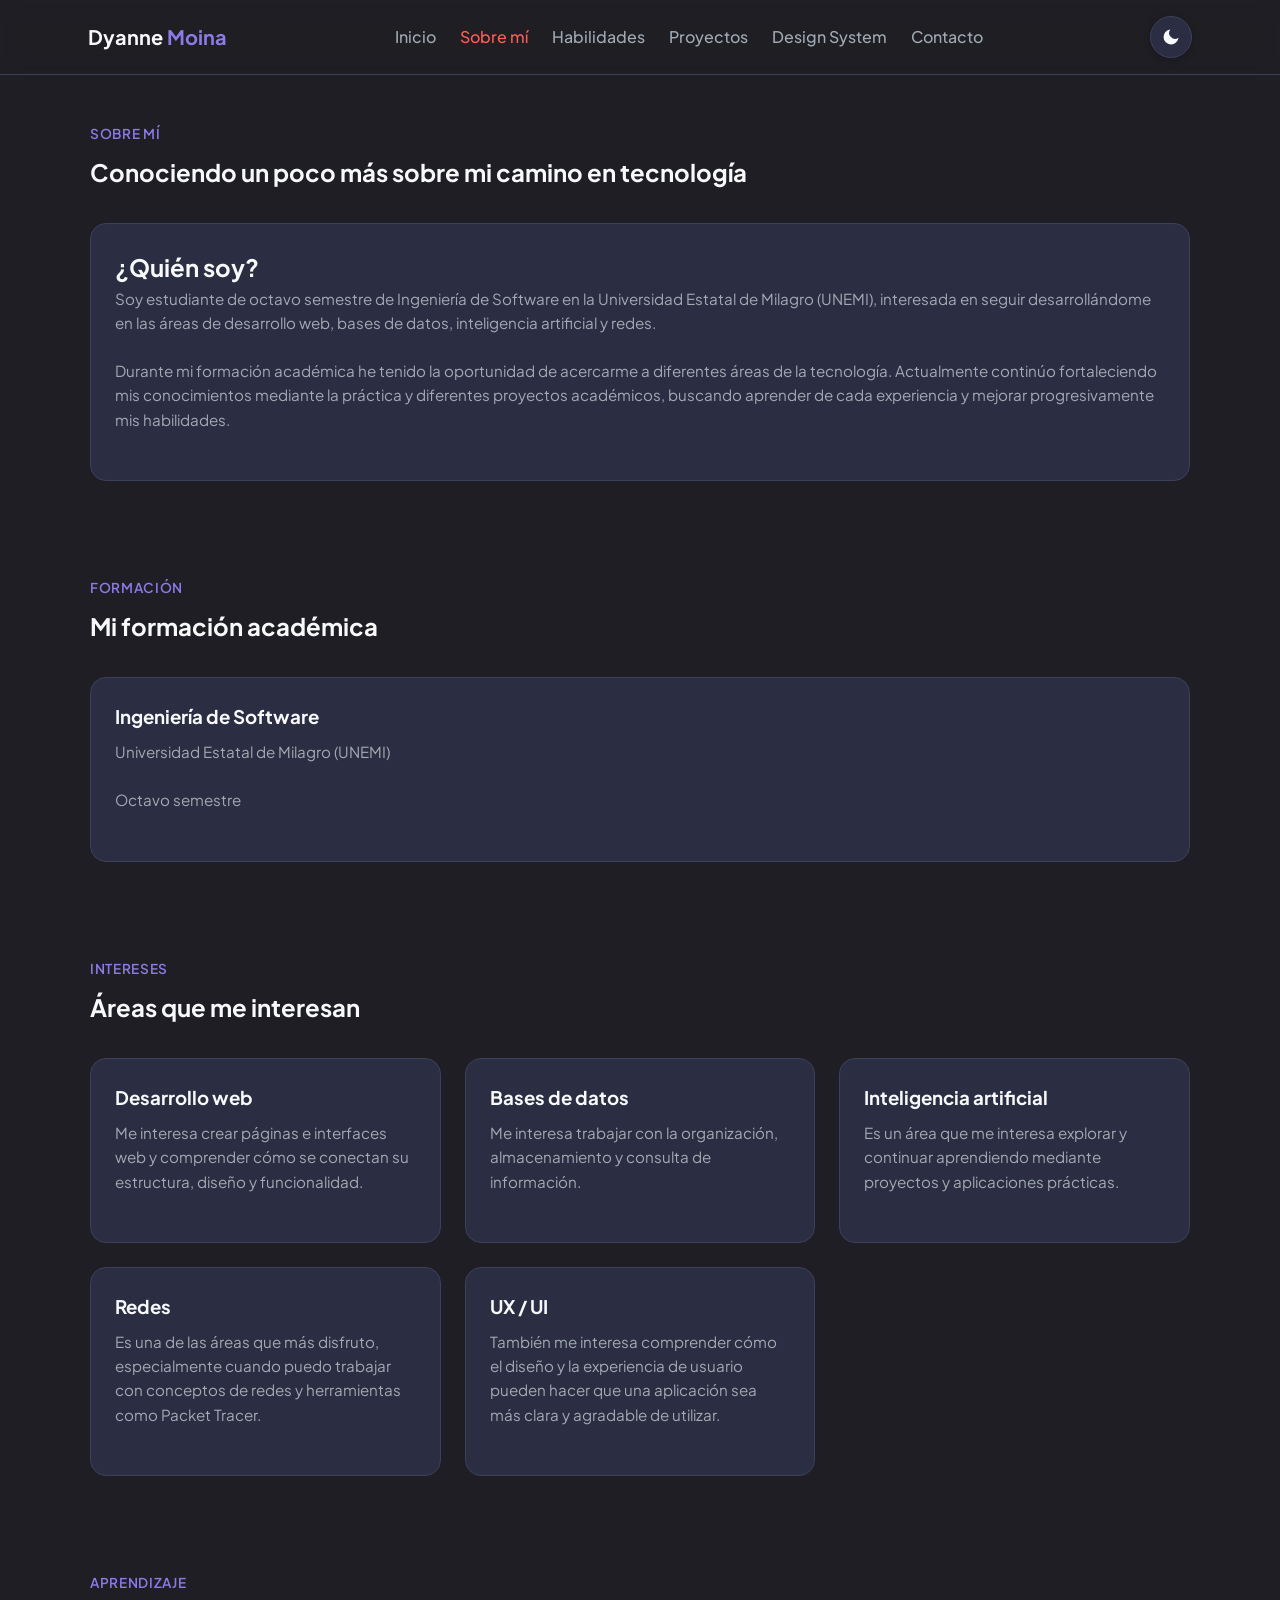
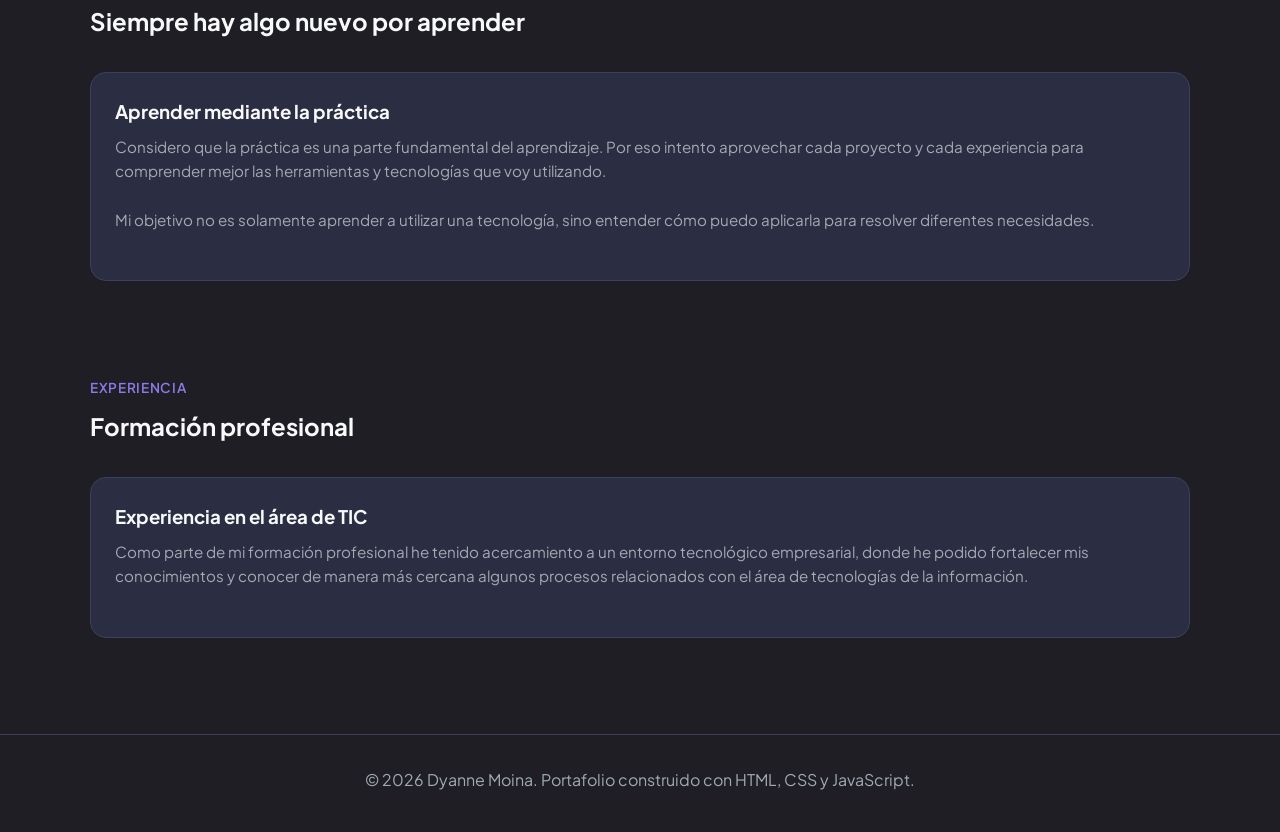
<file: pages/sobre_mi.html>
<!DOCTYPE html>
<html lang="es">
<head>
    <meta charset="UTF-8">
    <meta name="viewport" content="width=device-width, initial-scale=1.0">
    <title>Sobre mí - Dyanne Moina</title>
    <meta name="description" content="Conoce más sobre Dyanne Moina, estudiante de Ingeniería de Software." />
    <link rel="preconnect" href="https://fonts.gstatic.com" crossorigin>
    <link href="https://fonts.googleapis.com/css2?family=Inter:wght@400;500;600&family=Plus+Jakarta+Sans:wght@600;700;800&display=swap" rel="stylesheet" />
    <link rel="icon" type="image/svg+xml" href="assest/icons/favicon.svg">
    <link rel="stylesheet" href="../css/styles.css" />
</head>
<body>
    <!-- ===== HEADER ===== -->
    <header class="site-header">
        <nav class="navbar" aria-label="Navegación principal">
            <a href="../index.html" class="navbar__brand">Dyanne <span>Moina</span></a>
            
            <button class="nav-toggle" data-nav-toggle aria-label="Abrir menú" aria-expanded="false">
                <span></span><span></span><span></span>
            </button>
            
            <ul class="navbar__links" data-nav-links>
                <li><a href="../index.html">Inicio</a></li>
                <li><a href="sobre_mi.html" aria-current="page">Sobre mí</a></li>
                <li><a href="habilidades.html">Habilidades</a></li>
                <li><a href="proyectos.html">Proyectos</a></li>
                <li><a href="design-system.html">Design System</a></li>
                <li><a href="contacto.html">Contacto</a></li>
            </ul>

            <div class="navbar__actions">
                <button class="theme-toggle" data-theme-toggle aria-label="Cambiar tema">
                <svg class="icon icon-sun" viewBox="0 0 24 24" fill="none" stroke="currentColor" stroke-width="2" stroke-linecap="round" stroke-linejoin="round" aria-hidden="true">
                    <circle cx="12" cy="12" r="4"></circle>
                    <line x1="12" y1="2" x2="12" y2="4"></line>
                    <line x1="12" y1="20" x2="12" y2="22"></line>
                    <line x1="4.22" y1="4.22" x2="5.64" y2="5.64"></line>
                    <line x1="18.36" y1="18.36" x2="19.78" y2="19.78"></line>
                    <line x1="2" y1="12" x2="4" y2="12"></line>
                    <line x1="20" y1="12" x2="22" y2="12"></line>
                    <line x1="4.22" y1="19.78" x2="5.64" y2="18.36"></line>
                    <line x1="18.36" y1="5.64" x2="19.78" y2="4.22"></line>
                </svg>
                <svg class="icon icon-moon" viewBox="0 0 24 24" fill="currentColor" aria-hidden="true">
                    <path d="M21 12.79A9 9 0 1 1 11.21 3 7 7 0 0 0 21 12.79Z"></path>
                </svg>
                </button>
            </div>
        </nav>
    </header>

    <main>
        <!-- ===== PRESENTACIÓN ===== -->
        <section class="section container" aria-labelledby="about-title">
            <div class="section-title">
                <p class="eyebrow">Sobre mí</p>
                <h1 id="about-title">
                    Conociendo un poco más sobre mi camino en tecnología
                </h1>
            </div>

            <article class="card">
                <h2>¿Quién soy?</h2>
                <p>
                    Soy estudiante de octavo semestre de Ingeniería de Software
                    en la Universidad Estatal de Milagro (UNEMI), interesada
                    en seguir desarrollándome en las áreas de desarrollo web,
                    bases de datos, inteligencia artificial y redes.
                </p>
                <p>
                    Durante mi formación académica he tenido la oportunidad
                    de acercarme a diferentes áreas de la tecnología.
                    Actualmente continúo fortaleciendo mis conocimientos
                    mediante la práctica y diferentes proyectos académicos,
                    buscando aprender de cada experiencia y mejorar
                    progresivamente mis habilidades.
                </p>
            </article>
        </section>

        <!-- ===== FORMACIÓN ===== -->
        <section class="section container" aria-labelledby="formation-title">
            <div class="section-title">
                <p class="eyebrow">Formación</p>
                <h2 id="formation-title">
                    Mi formación académica
                </h2>
            </div>
            <article class="card">
                <h3>Ingeniería de Software</h3>
                <p>
                    Universidad Estatal de Milagro (UNEMI)
                </p>
                <p class="text-muted">
                    Octavo semestre
                </p>
            </article>
        </section>

        <!-- ===== ÁREAS DE INTERÉS ===== -->
        <section class="section container" aria-labelledby="interest-title">
            <div class="section-title">
                <p class="eyebrow">Intereses</p>
                <h2 id="interest-title">
                    Áreas que me interesan
                </h2>
            </div>
            <div class="cards-grid">
                <article class="card">
                    <h3>Desarrollo web</h3>
                    <p>
                        Me interesa crear páginas e interfaces web y
                        comprender cómo se conectan su estructura,
                        diseño y funcionalidad.
                    </p>
                </article>

                <article class="card">
                    <h3>Bases de datos</h3>
                    <p>
                        Me interesa trabajar con la organización,
                        almacenamiento y consulta de información.
                    </p>
                </article>

                <article class="card">
                    <h3>Inteligencia artificial</h3>
                    <p>
                        Es un área que me interesa explorar y continuar
                        aprendiendo mediante proyectos y aplicaciones
                        prácticas.
                    </p>
                </article>

                <article class="card">
                    <h3>Redes</h3>
                    <p>
                        Es una de las áreas que más disfruto, especialmente
                        cuando puedo trabajar con conceptos de redes y
                        herramientas como Packet Tracer.
                    </p>
                </article>

                <article class="card">
                    <h3>UX / UI</h3>
                    <p>
                        También me interesa comprender cómo el diseño y la
                        experiencia de usuario pueden hacer que una
                        aplicación sea más clara y agradable de utilizar.
                    </p>
                </article>
            </div>
        </section>

        <!-- ===== APRENDIZAJE ===== -->
        <section class="section container" aria-labelledby="learning-title">
            <div class="section-title">
                <p class="eyebrow">Aprendizaje</p>
                <h2 id="learning-title">
                    Siempre hay algo nuevo por aprender
                </h2>
            </div>
            <article class="card">
                <h3>Aprender mediante la práctica</h3>
                <p>
                    Considero que la práctica es una parte fundamental
                    del aprendizaje. Por eso intento aprovechar cada
                    proyecto y cada experiencia para comprender mejor
                    las herramientas y tecnologías que voy utilizando.
                </p>
                <p>
                    Mi objetivo no es solamente aprender a utilizar una
                    tecnología, sino entender cómo puedo aplicarla para
                    resolver diferentes necesidades.
                </p>
            </article>
        </section>

        <!-- ===== EXPERIENCIA ===== -->
        <section class="section container" aria-labelledby="experience-title">
            <div class="section-title">
                <p class="eyebrow">Experiencia</p>
                <h2 id="experience-title">
                    Formación profesional
                </h2>
            </div>
            <article class="card">

                <h3>Experiencia en el área de TIC</h3>
                <p>
                    Como parte de mi formación profesional he tenido
                    acercamiento a un entorno tecnológico empresarial,
                    donde he podido fortalecer mis conocimientos y
                    conocer de manera más cercana algunos procesos
                    relacionados con el área de tecnologías de la
                    información.
                </p>
            </article>
        </section>
    </main>

    <!-- ===== FOOTER ===== -->
    <footer class="site-footer">
        <div class="container">
            <p>© 2026 Dyanne Moina. Portafolio construido con HTML, CSS y JavaScript.</p>
        </div>
    </footer>
    
    <button class="back-to-top" data-back-to-top aria-label="Volver arriba">
        <svg
            viewBox="0 0 24 24"
            fill="none"
            stroke="currentColor"
            stroke-width="2.2"
            stroke-linecap="round"
            stroke-linejoin="round"
            aria-hidden="true"
        >
            <polyline points="6 15 12 9 18 15"></polyline>
        </svg>
    </button>    
    <script src="../js/script.js"></script>
</body>
</html>
</file>
<file: css/styles.css>
/* Estilos, Variables y Temas 
CSS Custom Properties*/
/* ==========================================
  1. VARIABLES GLOBALES (Estética Figma)
  ========================================== */
:root {
  --color-primary: #ff5e57;       /* Coral/Naranja para botones */
  --color-secondary: #8c7ae6;     /* Morado de acento */
  --color-background: #1e1e24;    /* Fondo oscuro principal */
  --color-surface: #2b2d42;       /* Fondo de tarjetas */
  --color-border: #3d405b;        /* Bordes de tarjetas */
  --color-text: #f8f9fa;          /* Texto principal */
  --color-text-muted: #a0aab2;    /* Texto secundario */

  --font-primary: 'Plus Jakarta Sans', system-ui, -apple-system, sans-serif;

  --space-sm: 0.5rem;
  --space-md: 1rem;
  --space-lg: 2rem;

  --radius-sm: 8px;
  --radius-md: 16px;
  --shadow-card: 0 10px 25px -5px rgba(0, 0, 0, 0.3);
}

/* ==========================================
  2. RESET Y ESTILOS BASE
  ========================================== */
*, *::before, *::after {
  box-sizing: border-box;
  margin: 0;
  padding: 0;
}

body {
  font-family: var(--font-primary);
  background-color: var(--color-background);
  color: var(--color-text);
  line-height: 1.6;
  overflow-x: hidden;
}

.container {
  width: 90%;
  max-width: 1100px;
  margin: 0 auto;
}

/* ==========================================
  3. NAVEGACIÓN (HEADER)
  ========================================== */
.site-header {
  position: sticky;
  top: 0;
  background-color: rgba(30, 30, 36, 0.9);
  backdrop-filter: blur(10px);
  border-bottom: 1px solid var(--color-border);
  z-index: 100;
}

.navbar {
  display: flex;
  align-items: center;
  justify-content: space-between;
  padding: 1rem 5.5rem;
}

.navbar__brand {
  font-size: 1.25rem;
  font-weight: 700;
  color: var(--color-text);
  text-decoration: none;
}

.navbar__brand span {
  color: var(--color-secondary);
}

.navbar__links {
  display: flex;
  gap: 1.5rem;
  list-style: none;
}

.navbar__links a {
  text-decoration: none;
  color: var(--color-text-muted);
  font-weight: 500;
  transition: color 0.2s ease;
}

.navbar__links a:hover,
.navbar__links a[aria-current="page"] {
  color: var(--color-primary);
}

.nav-toggle {
  display: none;
  background: transparent;
  border: none;
  cursor: pointer;
  padding: 0.4rem;
}

.nav-toggle span {
  display: block;
  width: 24px;
  height: 2px;
  margin: 5px 0;
  background-color: var(--color-text);
  border-radius: 2px;
}

/* ==========================================
  4. BOTONES
  ========================================== */
.btn {
  display: inline-flex;
  align-items: center;
  justify-content: center;
  padding: 0.75rem 1.5rem;
  font-weight: 600;
  border-radius: var(--radius-sm);
  text-decoration: none;
  cursor: pointer;
  transition: all 0.2s ease;
  border: none;
}

.btn--primary {
  background-color: var(--color-primary);
  color: #ffffff;
  box-shadow: 0 4px 14px rgba(255, 94, 87, 0.35);
}

.btn--primary:hover {
  transform: translateY(-2px);
  filter: brightness(1.1);
}

.btn--secondary {
  background-color: transparent;
  color: var(--color-text);
  border: 1px solid var(--color-border);
}

.btn--secondary:hover {
  background-color: var(--color-surface);
  border-color: var(--color-primary);
  transform: translateY(-2px);
}

.btn--sm {
  padding: 0.5rem 1rem;
  font-size: 0.875rem;
}

/* ==========================================
  5. SECCIÓN HERO (PRESENTACIÓN)
  ========================================== */
.hero {
  display: grid;
  grid-template-columns: 1.2fr 0.8fr;
  align-items: center;
  gap: 3rem;
  padding: 4rem 0;
}

.hero h1 {
  font-size: 2.5rem;
  line-height: 1.2;
  margin: 0.5rem 0 1rem 0;
}

.hero__actions {
  display: flex;
  gap: 1rem;
  margin: 1.5rem 0;
}

.hero__meta {
  display: flex;
  gap: 1.5rem;
  margin-top: 1rem;
  font-size: 0.875rem;
  color: var(--color-text-muted);
}

.hero__figure {
  display: flex;
  justify-content: center;
  align-items: center;
}

/* ==========================================
  6. SECCIÓN DE TARJETAS (SOBRE MÍ, SKILLS, PROYECTOS)
  ========================================== */
.section {
  padding: 3rem 0;
}

.section-title {
  margin-bottom: 2rem;
}

.cards-grid {
  display: grid;
  grid-template-columns: repeat(auto-fit, minmax(280px, 1fr));
  gap: 1.5rem;
}

.card {
  background-color: var(--color-surface);
  border: 1px solid var(--color-border);
  border-radius: var(--radius-md);
  padding: 1.5rem;
  display: flex;
  flex-direction: column;
  justify-content: space-between;
  transition: transform 0.2s ease, border-color 0.2s ease;
}

.card:hover {
  transform: translateY(-4px);
  border-color: var(--color-primary);
}

.card h3 {
  margin-bottom: 0.5rem;
  color: var(--color-text);
}

.card p {
  color: var(--color-text-muted);
  font-size: 0.95rem;
  margin-bottom: 1.5rem;
}


/* ==========================================
  7. RESPONSIVE (MÓVILES)
  ========================================== */
@media (max-width: 768px) {
  .hero {
    grid-template-columns: 1fr;
    text-align: center;
  }

  .hero__actions {
    justify-content: center;
  }

  .hero__meta {
    justify-content: center;
    flex-wrap: wrap;
  }

  .nav-toggle {
    display: block;
  }

  .navbar {
    flex-wrap: wrap;
    padding: 1rem;
  }

  .navbar__links {
    display: none;
    flex-direction: column;
    width: 100%;
    gap: 1rem;
    margin-top: 1rem;
  }

  .navbar__links.nav-open {
    display: flex;
  }

  .navbar__actions {
  margin-left: auto;
  }
}

.eyebrow {
  color: var(--color-secondary);
  font-weight: 600;
  text-transform: uppercase;
  font-size: 0.85rem;
  letter-spacing: 0.05em;
  margin-bottom: 0.5rem;
}

.text-muted {
  color: var(--color-text-muted);
}

/* ==========================================
  TEMA CLARO (Light Mode - Inspirado en Figma)
  ========================================== */
[data-theme="light"] {
  --color-primary: #ff5e57;       /* Mantenemos el coral vibrante */
  --color-secondary: #8c7ae6;     /* Mantenemos el morado */
  --color-background: #ffffff;    /* Fondo blanco limpio */
  --color-surface: #f4f5f7;       /* Gris muy suave para tarjetas */
  --color-border: #e2e8f0;        /* Bordes claros */
  --color-text: #0f172a;          /* Texto oscuro casi negro */
  --color-text-muted: #64748b;    /* Texto secundario en gris */
  --shadow-card: 0 4px 15px rgba(0, 0, 0, 0.05);
}

[data-theme="light"] .site-header {
  background-color: rgba(255, 255, 255, 0.9);
}

[data-theme="light"] .btn--secondary {
  color: var(--color-text);
  border-color: var(--color-border);
}

[data-theme="light"] .btn--secondary:hover {
  background-color: var(--color-surface);
  border-color: var(--color-primary);
  transform: translateY(-2px);
}

/* ==========================================
  ESTILO PARA EL BOTÓN DE TEMA (LUNA/SOL)
  ========================================== */
.theme-toggle {
  background-color: var(--color-surface);
  border: 1px solid var(--color-border);
  color: var(--color-text);
  width: 42px;
  height: 42px;
  border-radius: 50%;
  display: inline-flex;
  align-items: center;
  justify-content: center;
  font-size: 1.2rem;
  cursor: pointer;
  transition: all 0.25s ease;
  box-shadow: 0 2px 8px rgba(0, 0, 0, 0.15);
}

.theme-toggle:hover {
  transform: scale(1.08) rotate(12deg);
  border-color: var(--color-primary);
  background-color: rgba(255, 94, 87, 0.1);
}

/* ===== HABILIDADES ===== */
.skills-intro {
  max-width: 750px;
  color: var(--color-text-muted);
  margin-top: 1rem;
}

.skill-group {
  background-color: var(--color-surface);
  border: 1px solid var(--color-border);
  border-radius: var(--radius-md);
  padding: 2rem;
  box-shadow: var(--shadow-card);
}

.skill-group__header {
  margin-bottom: 2rem;
}

.skill-group__header h3 {
  margin-bottom: 0.5rem;
}

.skill-group__header p {
  color: var(--color-text-muted);
}

.skills-list {
  display: grid;
  grid-template-columns: repeat(auto-fit, minmax(280px, 1fr));
  gap: 1.25rem;
}

.skill-item {
  display: flex;
  gap: 1rem;
  align-items: flex-start;
  padding: 1.25rem;
  border: 1px solid var(--color-border);
  border-radius: var(--radius-sm);
  transition: transform 0.2s ease,
              border-color 0.2s ease;
}

.skill-item > div {
  min-width: 0;
}

.skill-item:hover {
  transform: translateY(-3px);
  border-color: var(--color-primary);
}

.skill-item h3 {
  margin-bottom: 0.4rem;
}

.skill-item p {
  color: var(--color-text-muted);
  font-size: 0.9rem;
  margin-bottom: 0.75rem;
}

.skill-badge {
  display: inline-flex;
  align-items: center;
  justify-content: center;
  gap: 0.55rem;
  width: 130px;
  min-height: 44px;
  padding: 0.5rem 0.75rem;
  background-color: rgba(140, 122, 230, 0.12);
  color: var(--color-secondary);
  border: 1px solid var(--color-secondary);
  border-radius: var(--radius-sm);
  font-size: 0.8rem;
  font-weight: 600;
  text-align: center;
  line-height: 1.2;
}

.skill-badge span {
  display: inline-block;
  text-align: center;
}

.skill-level {
  display: inline-block;
  color: var(--color-primary);
  font-size: 0.8rem;
  font-weight: 600;
}

/* ===== HABILIDADES RESPONSIVE ===== */
@media (max-width: 768px) {
  .skill-group {
    padding: 1.25rem;
  }

  .skills-list {
    grid-template-columns: 1fr;
  }

  .skill-item {
    flex-direction: column;
  }

  .skills-list--tools {
  grid-template-columns: 1fr;
  }

}

/* ==========================================
   PROYECTOS
========================================== */

.projects-header {
  padding-bottom: 1.5rem;
}

.projects-intro {
  max-width: 780px;

  margin-top: 1rem;

  color: var(--color-text-muted);

  font-size: 1rem;
  line-height: 1.7;
}


/* ==========================================
   FILTROS
========================================== */

.projects-filter-section {
  padding-bottom: 2rem;
}

.project-filters {
  display: flex;
  flex-wrap: wrap;

  gap: 0.75rem;
}

.filter-btn {
  padding: 0.65rem 1rem;

  background-color: transparent;

  color: var(--color-text-muted);

  border: 1px solid var(--color-border);
  border-radius: var(--radius-sm);

  font-family: inherit;
  font-size: 0.875rem;
  font-weight: 600;

  cursor: pointer;

  transition:
    background-color 0.2s ease,
    color 0.2s ease,
    border-color 0.2s ease,
    transform 0.2s ease;
}

.filter-btn:hover {
  color: var(--color-text);

  border-color: var(--color-primary);

  transform: translateY(-2px);
}

.filter-btn.active {
  background-color: var(--color-primary);

  color: #ffffff;

  border-color: var(--color-primary);
}


/* ==========================================
   GRID
========================================== */

.projects-grid {
  display: grid;

  grid-template-columns:
    repeat(2, minmax(0, 1fr));

  gap: 2rem;

  align-items: stretch;
}


/* ==========================================
   CARD DE PROYECTO
========================================== */

.project-card {
  display: flex;
  flex-direction: column;

  min-width: 0;

  overflow: hidden;

  background-color: var(--color-surface);

  border: 1px solid var(--color-border);
  border-radius: var(--radius-md);

  box-shadow: var(--shadow-card);

  transition:
    transform 0.25s ease,
    border-color 0.25s ease,
    box-shadow 0.25s ease;
}

.project-card:hover {
  transform: translateY(-5px);

  border-color: var(--color-primary);

  box-shadow:
    0 14px 28px rgba(0, 0, 0, 0.18);
}


/* ==========================================
   IMAGEN
========================================== */

.project-card__image {
  width: 100%;
  height: 240px;

  overflow: hidden;

  background-color: var(--color-background);

  border-bottom: 1px solid var(--color-border);
}

.project-card__img {
  width: 100%;
  height: 100%;

  display: block;

  object-fit: cover;
  object-position: top center;

  transition: transform 0.35s ease;
}

.project-card:hover .project-card__img {
  transform: scale(1.025);
}


/* ==========================================
   CONTENIDO
========================================== */

.project-card__content {
  display: flex;
  flex-direction: column;

  flex: 1;

  padding: 1.75rem;
}

.project-card__content .eyebrow {
  margin-bottom: 0.55rem;
}

.project-card__content h2 {
  margin-bottom: 0.65rem;

  color: var(--color-text);

  font-size: 1.35rem;
  line-height: 1.3;
}

.project-card__subtitle {
  margin-bottom: 1rem;

  color: var(--color-secondary);

  font-size: 0.9rem;
  font-weight: 600;
}

.project-card__description {
  margin-bottom: 0;

  color: var(--color-text-muted);

  font-size: 0.95rem;
  line-height: 1.7;
}


/* ==========================================
   PROBLEMA QUE RESUELVE
========================================== */

.project-card__problem {
  margin-top: 1.4rem;

  padding: 1rem 1rem 1rem 1.1rem;

  background-color: rgba(140, 122, 230, 0.08);

  border-left: 3px solid var(--color-secondary);
  border-radius: var(--radius-sm);
}

.project-card__problem h3 {
  margin-bottom: 0.45rem;

  color: var(--color-text);

  font-size: 0.95rem;
}

.project-card__problem p {
  color: var(--color-text-muted);

  font-size: 0.9rem;
  line-height: 1.6;
}


/* ==========================================
   RESULTADO DESTACADO
========================================== */

.project-card__result {
  margin-top: 1rem;

  padding: 1rem;

  background-color: rgba(255, 94, 87, 0.07);

  border: 1px solid rgba(255, 94, 87, 0.35);
  border-radius: var(--radius-sm);
}

.project-card__result h3 {
  margin-bottom: 0.4rem;

  color: var(--color-text);

  font-size: 0.95rem;
}

.project-card__result p {
  color: var(--color-text-muted);

  font-size: 0.9rem;
  line-height: 1.6;
}

.project-card__result strong {
  color: var(--color-primary);
}


/* ==========================================
   TECNOLOGÍAS
========================================== */

.project-card__technologies {
  margin-top: 1.4rem;
}

.project-card__technologies h3 {
  margin-bottom: 0.8rem;

  color: var(--color-text);

  font-size: 0.9rem;
}

.project-tags {
  display: flex;
  flex-wrap: wrap;

  gap: 0.55rem;
}

.project-tag {
  display: inline-flex;

  align-items: center;
  justify-content: center;

  padding: 0.35rem 0.7rem;

  background-color: rgba(140, 122, 230, 0.1);

  color: var(--color-secondary);

  border: 1px solid var(--color-secondary);
  border-radius: 999px;

  font-size: 0.72rem;
  font-weight: 600;

  line-height: 1.2;
}


/* ==========================================
   BOTONES
========================================== */

.project-card__actions {
  display: flex;
  flex-wrap: wrap;

  gap: 0.75rem;

  margin-top: auto;
  padding-top: 1.5rem;
}

.project-card__actions .btn {
  min-width: 135px;
}


/* ==========================================
   FILTRO JAVASCRIPT
========================================== */

.project-card.is-hidden {
  display: none;
}


/* ==========================================
   PROYECTOS - TABLET
========================================== */

@media (max-width: 1000px) {

  .projects-grid {
    grid-template-columns: 1fr;
  }

  .project-card__image {
    height: 300px;
  }

}


/* ==========================================
   PROYECTOS - MÓVIL
========================================== */

@media (max-width: 768px) {

  .projects-header {
    padding-bottom: 1rem;
  }

  .projects-filter-section {
    padding-bottom: 1rem;
  }

  .project-filters {
    gap: 0.6rem;
  }

  .filter-btn {
    flex: 1 1 130px;

    padding: 0.65rem 0.75rem;

    font-size: 0.8rem;
  }

  .project-card__image {
    height: 210px;
  }

  .project-card__content {
    padding: 1.25rem;
  }

  .project-card__content h2 {
    font-size: 1.2rem;
  }

  .project-card__actions {
    flex-direction: column;
  }

  .project-card__actions .btn {
    width: 100%;
  }

}


/* ==========================================
   PROYECTOS - TELÉFONOS PEQUEÑOS
========================================== */

@media (max-width: 480px) {

  .project-card__image {
    height: 180px;
  }

  .project-filters {
    flex-direction: column;
  }

  .filter-btn {
    width: 100%;
  }

}

/* ===== DESIGN SYSTEM ===== */
.design-intro {
  max-width: 750px;
  margin-top: 1rem;
  color: var(--color-text-muted);
}

.design-panel {
  background-color: var(--color-surface);
  border: 1px solid var(--color-border);
  border-radius: var(--radius-md);
  padding: 2rem;
  box-shadow: var(--shadow-card);
}

.design-components {
  display: flex;
  flex-wrap: wrap;
  align-items: center;
  gap: 1rem;
}


/* ===== COLORES ===== */
.color-grid {
  display: grid;
  grid-template-columns: repeat(auto-fit, minmax(180px, 1fr));
  gap: 1rem;
}

.color-card {
  overflow: hidden;
  background-color: var(--color-surface);
  border: 1px solid var(--color-border);
  border-radius: var(--radius-sm);
}

.color-card > div:last-child {
  padding: 1rem;
}

.color-card p {
  color: var(--color-text-muted);
  font-size: 0.85rem;
}

.color-preview {
  height: 90px;
}

.color-preview--primary {
  background-color: var(--color-primary);
}

.color-preview--secondary {
  background-color: var(--color-secondary);
}

.color-preview--background {
  background-color: var(--color-background);
}

.color-preview--surface {
  background-color: var(--color-surface);
}

.color-preview--text {
  background-color: var(--color-text);
}


/* ===== FORMULARIOS ===== */
.form-group {
  display: flex;
  flex-direction: column;
  gap: 0.5rem;
  margin-bottom: 1.25rem;
}

.form-group label {
  font-weight: 600;
}

.form-group input,
.form-group textarea {
  width: 100%;
  padding: 0.85rem 1rem;
  font-family: inherit;
  color: var(--color-text);
  background-color: var(--color-background);
  border: 1px solid var(--color-border);
  border-radius: var(--radius-sm);
  outline: none;
  transition: border-color 0.2s ease;
}

.form-group textarea {
  resize: vertical;
  min-height: 120px;
  max-height: 300px;
}

.form-group input:focus,
.form-group textarea:focus {
  border-color: var(--color-primary);
}


/* ===== ESPACIADO ===== */
.spacing-demo {
  display: flex;
  flex-wrap: wrap;
  gap: 2rem;
  align-items: center;
}

.spacing-demo > div {
  display: flex;
  align-items: center;
  gap: 0.75rem;
}

.spacing-box {
  display: inline-block;
  background-color: var(--color-secondary);
  border-radius: 4px;
  flex-shrink: 0;
}

.spacing-box--sm {
  width: var(--space-sm);
  height: var(--space-sm);
}

.spacing-box--md {
  width: var(--space-md);
  height: var(--space-md);
}

.spacing-box--lg {
  width: var(--space-lg);
  height: var(--space-lg);
}

.demo-link {
  color: var(--color-secondary);
  text-decoration: underline;
  cursor: default;
}

/* ===== DESIGN SYSTEM RESPONSIVE ===== */
@media (max-width: 768px) {
  .design-panel {
    padding: 1.25rem;
  }

  .spacing-demo {
    flex-direction: column;
  }
}

/* ===== CONTACTO ===== */
.contact-intro {
  max-width: 750px;
  margin-top: 1rem;
  color: var(--color-text-muted);
}

.contact-grid {
  display: grid;
  grid-template-columns: 0.8fr 1.2fr;
  gap: 2rem;
}

.contact-info,
.contact-form-wrapper {
  background-color: var(--color-surface);
  border: 1px solid var(--color-border);
  border-radius: var(--radius-md);
  padding: 2rem;
  box-shadow: var(--shadow-card);
}

.contact-info h2,
.contact-form-wrapper h2 {
  margin-bottom: 1rem;
}

.contact-list {
  display: flex;
  flex-direction: column;
  gap: 1rem;
  margin-top: 2rem;
}

.contact-item {
  padding: 1rem;
  border: 1px solid var(--color-border);
  border-radius: var(--radius-sm);
}

.contact-item h3 {
  margin-bottom: 0.3rem;
  font-size: 1rem;
}

.contact-item a {
  color: var(--color-secondary);
  text-decoration: none;
  word-break: break-word;
}

.contact-item a:hover {
  text-decoration: underline;
}

/* ===== VALIDACIÓN DEL FORMULARIO ===== */
.form-error {
  min-height: 1rem;
  color: var(--color-primary);
  font-size: 0.8rem;
}

.form-status {
  margin-top: 1rem;
  color: var(--color-secondary);
  font-weight: 600;
}

/* ===== CONTACTO RESPONSIVE ===== */
@media (max-width: 768px) {
  .contact-grid {
    grid-template-columns: 1fr;
  }

  .contact-info,
  .contact-form-wrapper {
    padding: 1.25rem;
  }
}

/* ===== ICONOS DEL CAMBIO DE TEMA ===== */

.theme-toggle .icon {
  width: 20px;
  height: 20px;
}

.theme-toggle .icon-sun {
  display: none;
}

.theme-toggle .icon-moon {
  display: block;
}

[data-theme="light"] .theme-toggle .icon-sun {
  display: block;
}

[data-theme="light"] .theme-toggle .icon-moon {
  display: none;
}

/* ===== FOTO DE PERFIL ===== */

.avatar-ring {
  width: 260px;
  height: 260px;
  max-width: 100%;

  border-radius: 50%;

  padding: 6px;

  background:
    linear-gradient(
      135deg,
      var(--color-primary),
      var(--color-secondary)
    );

  box-shadow: var(--shadow-card);

  overflow: hidden;

  transition:
    transform 0.3s ease,
    box-shadow 0.3s ease;
}


.avatar-photo {
  width: 100%;
  height: 100%;

  object-fit: cover;
  object-position: center 30%;

  border-radius: 50%;
  display: block;

  transition: transform 0.3s ease;
}


.avatar-ring:hover {
  transform: scale(1.03);

  box-shadow:
    0 0 30px rgba(255, 94, 87, 0.35);
}


.avatar-ring:hover .avatar-photo {
  transform: scale(1.05);
}

@media (prefers-reduced-motion: reduce) {
  * {
    animation: none !important;
    transition: none !important;
  }
}

/* ==========================================
   BOTÓN VOLVER ARRIBA
========================================== */

.back-to-top {
  position: fixed;
  right: 1.5rem;
  bottom: 1.5rem;

  width: 52px;
  height: 52px;

  display: flex;
  align-items: center;
  justify-content: center;

  border: none;
  border-radius: 50%;

  background: linear-gradient(
    135deg,
    var(--color-primary),
    var(--color-secondary)
  );

  color: #ffffff;
  font-size: 1.35rem;
  font-weight: 700;
  line-height: 1;

  cursor: pointer;

  box-shadow: 0 10px 22px rgba(0, 0, 0, 0.18);

  opacity: 0;
  visibility: hidden;
  transform: translateY(12px);

  transition:
    opacity 0.25s ease,
    visibility 0.25s ease,
    transform 0.25s ease,
    box-shadow 0.25s ease;

  z-index: 90;
}

.back-to-top.show {
  opacity: 1;
  visibility: visible;
  transform: translateY(0);
}

.back-to-top:hover {
  transform: translateY(-4px) scale(1.04);
  box-shadow: 0 14px 28px rgba(0, 0, 0, 0.22);
}

.back-to-top:active {
  transform: translateY(-1px) scale(0.98);
}

.back-to-top svg {
  width: 22px;
  height: 22px;
  transition: transform 0.2s ease;

}

.back-to-top:hover svg {
  transform: translateY(-2px);
}

.site-footer {
  margin-top: 3rem;
  padding: 2rem 0 2.5rem;
  border-top: 1px solid var(--color-border);
}

.site-footer p {
  color: var(--color-text-muted);
  text-align: center;
}

/* ===== ICONOS DE HABILIDADES ===== */

.skill-icon,
.skill-icon-svg {
  width: 18px;
  height: 18px;
  font-size: 18px;
  flex: 0 0 18px;
}

.skill-icon-svg {
  stroke-width: 1.8;
}

/* Escritorio */
.skills-list--tools {
  grid-template-columns: repeat(2, 1fr);
}

/* ==========================================
  RESPONSIVE PARA CELULAR
========================================== */
@media (max-width: 768px) {
  .container {
    width: min(92%, 100%);
  }

  .section {
    padding: 3.5rem 0;
  }

  .section-title h1 {
    font-size: 2rem;
    line-height: 1.2;
  }

  .section-title h2 {
    font-size: 1.6rem;
    line-height: 1.25;
  }

  .section-title p,
  .projects-intro,
  .contact-intro,
  .design-intro {
    font-size: 0.98rem;
    line-height: 1.7;
  }

  /* grids generales */
  .cards-grid,
  .projects-grid,
  .contact-grid,
  .color-grid,
  .design-components,
  .spacing-demo {
    grid-template-columns: 1fr !important;
  }

  /* habilidades */
  .skills-grid,
  .skills-list,
  .skills-list-tools,
  .skills-cards,
  .tools-grid,
  .methodologies-grid {
    grid-template-columns: 1fr !important;
  }

  .card,
  .project-card,
  .skill-card,
  .contact-info,
  .contact-form-wrapper,
  .design-panel {
    padding: 1.25rem;
  }

  /* tarjetas internas de habilidades */
  .skill-card,
  .skills-card,
  .tool-card {
    min-height: auto;
  }

  .skill-card h3,
  .skills-card h3,
  .tool-card h3,
  .project-card h2 {
    font-size: 1.35rem;
    line-height: 1.3;
  }

  .skill-card p,
  .skills-card p,
  .tool-card p,
  .project-card p {
    font-size: 0.98rem;
    line-height: 1.7;
  }

  /* badge/icono superior */
  .skill-badge,
  .project-tags .skill-badge,
  .skill-label,
  .tool-label {
    font-size: 0.85rem;
    padding: 0.55rem 0.9rem;
  }

  /* botones */
  .btn,
  .project-card__actions .btn {
    width: 100%;
    justify-content: center;
  }

  .project-card__actions {
    flex-direction: column;
    gap: 0.75rem;
  }

  /* navbar móvil */
  .navbar {
    gap: 0.75rem;
  }

  .navbar__brand {
    font-size: 1.5rem;
  }

  /* botón volver arriba */
  .back-to-top {
    width: 48px;
    height: 48px;
    right: 14px;
    bottom: 14px;
    font-size: 1.1rem;
  }

  /* footer */
  .site-footer {
    padding: 2rem 0;
  }

  .site-footer p {
    text-align: center;
    line-height: 1.6;
    font-size: 0.95rem;
  }
}
</file>
